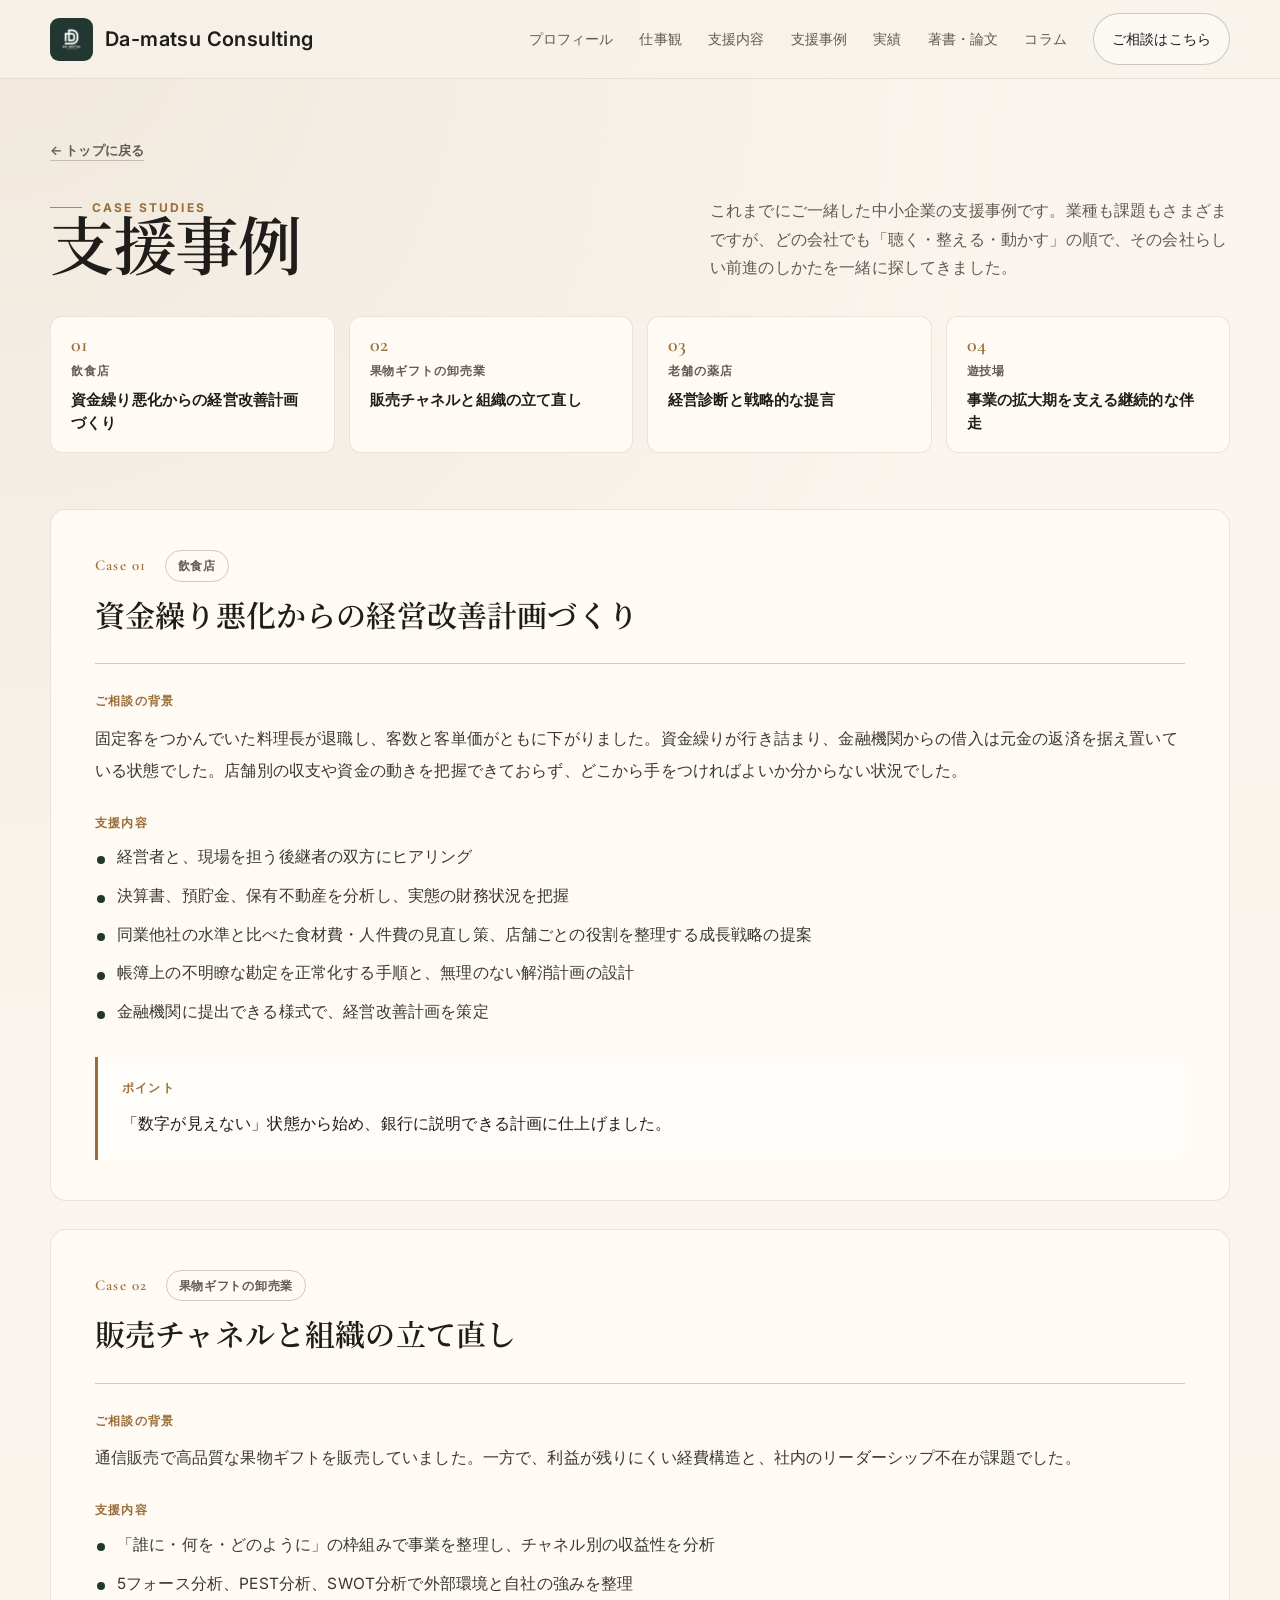
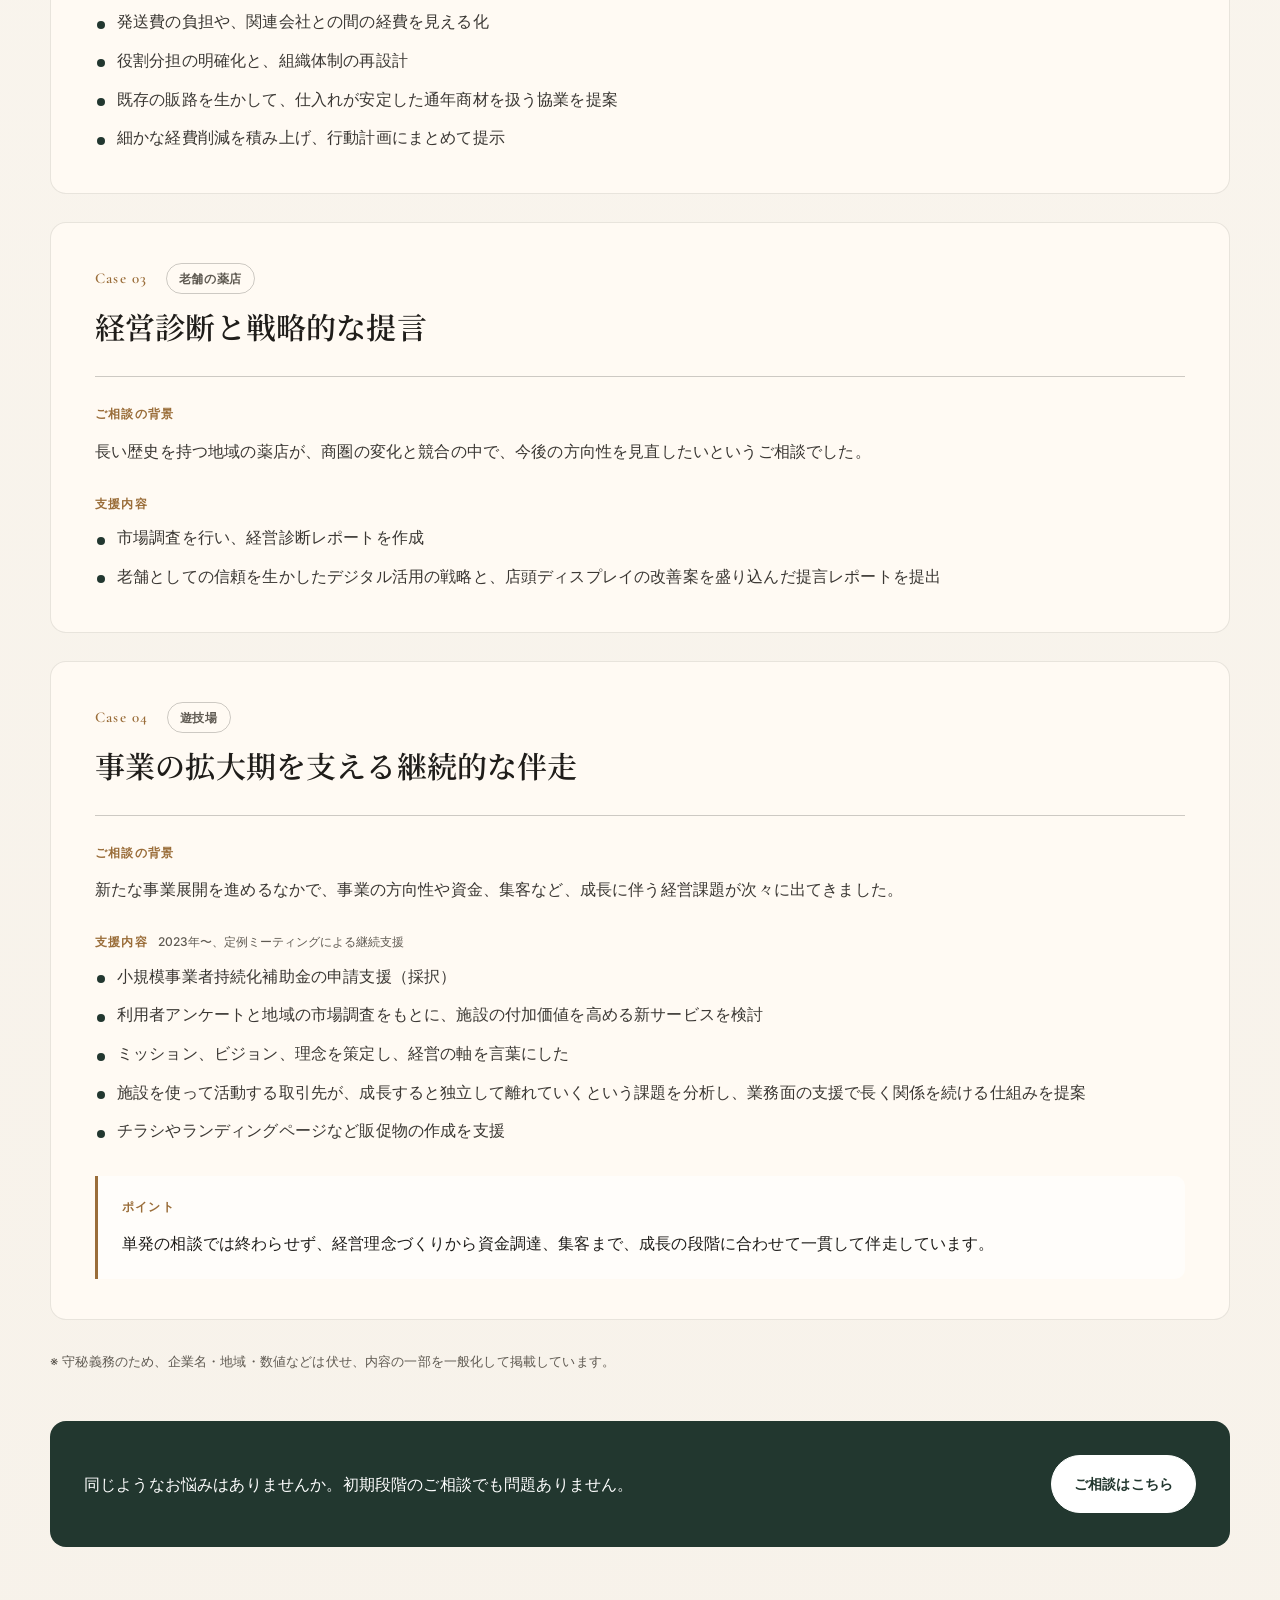
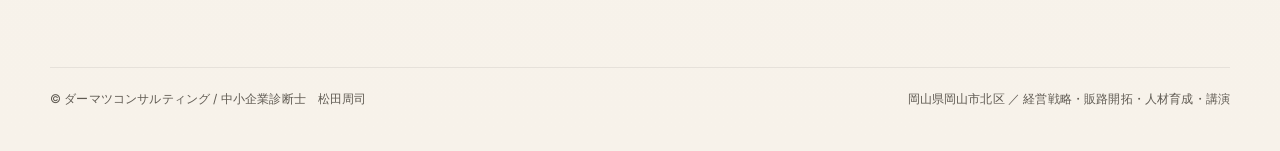
<file: code_sandbox_light_git_bd143990_1787121911/cases.html>
<!DOCTYPE html>
<html lang="ja">
<head>
  <meta charset="UTF-8" />
  <meta name="viewport" content="width=device-width, initial-scale=1.0" />
  <title>支援事例 | 中小企業診断士 松田周司｜ダーマツコンサルティング</title>
  <meta name="description" content="ダーマツコンサルティング 松田周司（中小企業診断士）による中小企業支援の事例。経営改善計画、販売チャネルの見直し、経営診断、継続的な伴走支援などをご紹介します。" />
  <link rel="canonical" href="https://dmtc-biz.com/cases" />
  <link rel="icon" type="image/png" href="images/favicon.png" />
  <link rel="apple-touch-icon" href="images/favicon.png" />
  <meta property="og:type" content="website" />
  <meta property="og:site_name" content="ダーマツコンサルティング" />
  <meta property="og:title" content="支援事例 | 中小企業診断士 松田周司｜ダーマツコンサルティング" />
  <meta property="og:description" content="ダーマツコンサルティング 松田周司（中小企業診断士）による中小企業支援の事例。経営改善計画、販売チャネルの見直し、経営診断、継続的な伴走支援などをご紹介します。" />
  <meta property="og:url" content="https://dmtc-biz.com/cases" />
  <meta property="og:image" content="https://dmtc-biz.com/images/ogp.jpg" />
  <meta property="og:image:width" content="1200" />
  <meta property="og:image:height" content="628" />
  <meta property="og:locale" content="ja_JP" />
  <meta name="twitter:card" content="summary_large_image" />
  <link rel="preconnect" href="https://fonts.googleapis.com">
  <link rel="preconnect" href="https://fonts.gstatic.com" crossorigin>
  <link href="https://fonts.googleapis.com/css2?family=Cormorant+Garamond:wght@400;500;600;700&family=Inter:wght@400;500;600;700&family=Noto+Serif+JP:wght@500;600;700&display=swap" rel="stylesheet">
  <link rel="stylesheet" href="css/column.css" />
</head>
<body>
  <header class="site-header">
    <div class="wrap">
      <a class="brand" href="index.html" aria-label="ダーマツコンサルティング ホーム">
        <img class="brand-mark" src="images/damatsu-logo.png" alt="" aria-hidden="true" style="width: 43px; height: 43px;" />
        <span class="brand-text">
          <span class="ja">Da-matsu Consulting</span>
        </span>
      </a>
      <button class="nav-toggle" id="navToggle" aria-label="メニューを開く" aria-expanded="false" aria-controls="siteNav">
        <span></span>
      </button>
      <nav class="nav" id="siteNav">
        <a href="index.html#profile">プロフィール</a>
        <a href="index.html#philosophy">仕事観</a>
        <a href="index.html#services">支援内容</a>
        <a href="cases.html">支援事例</a>
        <a href="index.html#achievements">実績</a>
        <a href="index.html#publications">著書・論文</a>
        <a href="column.html">コラム</a>
        <a href="index.html#contact" class="cta">ご相談はこちら</a>
      </nav>
    </div>
    <div class="nav-overlay" id="navOverlay"></div>
  </header>

    <main>
    <section class="section cases-area" id="cases" style="padding-top:56px;">
      <div class="wrap">
        <p class="reveal" style="margin-bottom:24px;"><a href="index.html" style="font-size:13px; font-weight:600; color:var(--ink-soft); border-bottom:1px solid var(--line-strong); padding-bottom:2px;">← トップに戻る</a></p>

        <div class="section-head reveal">
          <div>
            <span class="eyebrow">Case Studies</span>
            <h2>支援事例</h2>
          </div>
          <p>これまでにご一緒した中小企業の支援事例です。業種も課題もさまざまですが、どの会社でも「聴く・整える・動かす」の順で、その会社らしい前進のしかたを一緒に探してきました。</p>
        </div>

        <nav class="case-index reveal" aria-label="事例一覧">
          <a href="#case1"><span class="n">01</span><span class="ind">飲食店</span><span class="ttl">資金繰り悪化からの経営改善計画づくり</span></a>
          <a href="#case2"><span class="n">02</span><span class="ind">果物ギフトの卸売業</span><span class="ttl">販売チャネルと組織の立て直し</span></a>
          <a href="#case3"><span class="n">03</span><span class="ind">老舗の薬店</span><span class="ttl">経営診断と戦略的な提言</span></a>
          <a href="#case4"><span class="n">04</span><span class="ind">遊技場</span><span class="ttl">事業の拡大期を支える継続的な伴走</span></a>
        </nav>

        <div class="case-list">
          <article class="case reveal" id="case1">
            <header class="case-head">
              <span class="case-n">Case 01</span>
              <span class="case-ind">飲食店</span>
              <h3>資金繰り悪化からの経営改善計画づくり</h3>
            </header>
            <div class="case-block">
              <span class="k">ご相談の背景</span>
              <p>固定客をつかんでいた料理長が退職し、客数と客単価がともに下がりました。資金繰りが行き詰まり、金融機関からの借入は元金の返済を据え置いている状態でした。店舗別の収支や資金の動きを把握できておらず、どこから手をつければよいか分からない状況でした。</p>
            </div>
            <div class="case-block">
              <span class="k">支援内容</span>
              <ul>
                <li>経営者と、現場を担う後継者の双方にヒアリング</li>
                <li>決算書、預貯金、保有不動産を分析し、実態の財務状況を把握</li>
                <li>同業他社の水準と比べた食材費・人件費の見直し策、店舗ごとの役割を整理する成長戦略の提案</li>
                <li>帳簿上の不明瞭な勘定を正常化する手順と、無理のない解消計画の設計</li>
                <li>金融機関に提出できる様式で、経営改善計画を策定</li>
              </ul>
            </div>
            <div class="case-point">
              <span class="k">ポイント</span>
              <p>「数字が見えない」状態から始め、銀行に説明できる計画に仕上げました。</p>
            </div>
          </article>
          <article class="case reveal" id="case2">
            <header class="case-head">
              <span class="case-n">Case 02</span>
              <span class="case-ind">果物ギフトの卸売業</span>
              <h3>販売チャネルと組織の立て直し</h3>
            </header>
            <div class="case-block">
              <span class="k">ご相談の背景</span>
              <p>通信販売で高品質な果物ギフトを販売していました。一方で、利益が残りにくい経費構造と、社内のリーダーシップ不在が課題でした。</p>
            </div>
            <div class="case-block">
              <span class="k">支援内容</span>
              <ul>
                <li>「誰に・何を・どのように」の枠組みで事業を整理し、チャネル別の収益性を分析</li>
                <li>5フォース分析、PEST分析、SWOT分析で外部環境と自社の強みを整理</li>
                <li>発送費の負担や、関連会社との間の経費を見える化</li>
                <li>役割分担の明確化と、組織体制の再設計</li>
                <li>既存の販路を生かして、仕入れが安定した通年商材を扱う協業を提案</li>
                <li>細かな経費削減を積み上げ、行動計画にまとめて提示</li>
              </ul>
            </div>
          </article>
          <article class="case reveal" id="case3">
            <header class="case-head">
              <span class="case-n">Case 03</span>
              <span class="case-ind">老舗の薬店</span>
              <h3>経営診断と戦略的な提言</h3>
            </header>
            <div class="case-block">
              <span class="k">ご相談の背景</span>
              <p>長い歴史を持つ地域の薬店が、商圏の変化と競合の中で、今後の方向性を見直したいというご相談でした。</p>
            </div>
            <div class="case-block">
              <span class="k">支援内容</span>
              <ul>
                <li>市場調査を行い、経営診断レポートを作成</li>
                <li>老舗としての信頼を生かしたデジタル活用の戦略と、店頭ディスプレイの改善案を盛り込んだ提言レポートを提出</li>
              </ul>
            </div>
          </article>
          <article class="case reveal" id="case4">
            <header class="case-head">
              <span class="case-n">Case 04</span>
              <span class="case-ind">遊技場</span>
              <h3>事業の拡大期を支える継続的な伴走</h3>
            </header>
            <div class="case-block">
              <span class="k">ご相談の背景</span>
              <p>新たな事業展開を進めるなかで、事業の方向性や資金、集客など、成長に伴う経営課題が次々に出てきました。</p>
            </div>
            <div class="case-block">
              <span class="k">支援内容<span class="case-note">2023年〜、定例ミーティングによる継続支援</span></span>
              <ul>
                <li>小規模事業者持続化補助金の申請支援（採択）</li>
                <li>利用者アンケートと地域の市場調査をもとに、施設の付加価値を高める新サービスを検討</li>
                <li>ミッション、ビジョン、理念を策定し、経営の軸を言葉にした</li>
                <li>施設を使って活動する取引先が、成長すると独立して離れていくという課題を分析し、業務面の支援で長く関係を続ける仕組みを提案</li>
                <li>チラシやランディングページなど販促物の作成を支援</li>
              </ul>
            </div>
            <div class="case-point">
              <span class="k">ポイント</span>
              <p>単発の相談では終わらせず、経営理念づくりから資金調達、集客まで、成長の段階に合わせて一貫して伴走しています。</p>
            </div>
          </article>
        </div>

        <p class="case-disclaimer reveal">※ 守秘義務のため、企業名・地域・数値などは伏せ、内容の一部を一般化して掲載しています。</p>

        <div class="case-cta reveal">
          <p>同じようなお悩みはありませんか。初期段階のご相談でも問題ありません。</p>
          <a class="btn btn-primary" href="index.html#contact">ご相談はこちら</a>
        </div>
      </div>
    </section>
</main>

  <footer>
    <div class="wrap footer-inner">
      <span>© ダーマツコンサルティング / <span style="letter-spacing: 0.16px;">中小企業診断士　</span><span style="letter-spacing: 0.01em;">松田周司 </span></span>
      <span>岡山県岡山市北区 ／ 経営戦略・販路開拓・人材育成・講演</span>
    </div>
  </footer>

  <script>
    (() => {
      const toggle = document.getElementById('navToggle');
      const overlay = document.getElementById('navOverlay');
      const nav = document.getElementById('siteNav');
      if (!toggle || !overlay || !nav) return;

      const setOpen = (open) => {
        document.body.classList.toggle('nav-open', open);
        toggle.setAttribute('aria-expanded', open ? 'true' : 'false');
        toggle.setAttribute('aria-label', open ? 'メニューを閉じる' : 'メニューを開く');
      };

      toggle.addEventListener('click', () => {
        setOpen(!document.body.classList.contains('nav-open'));
      });
      overlay.addEventListener('click', () => setOpen(false));
      nav.querySelectorAll('a').forEach(a => a.addEventListener('click', () => setOpen(false)));
      document.addEventListener('keydown', (e) => {
        if (e.key === 'Escape') setOpen(false);
      });
    })();

    const io = new IntersectionObserver((entries) => {
      entries.forEach((entry) => {
        if (entry.isIntersecting) entry.target.classList.add('in-view');
      });
    }, { threshold: 0.12 });
    document.querySelectorAll('.reveal').forEach(el => io.observe(el));

  </script>
</body>
</html>
</file>
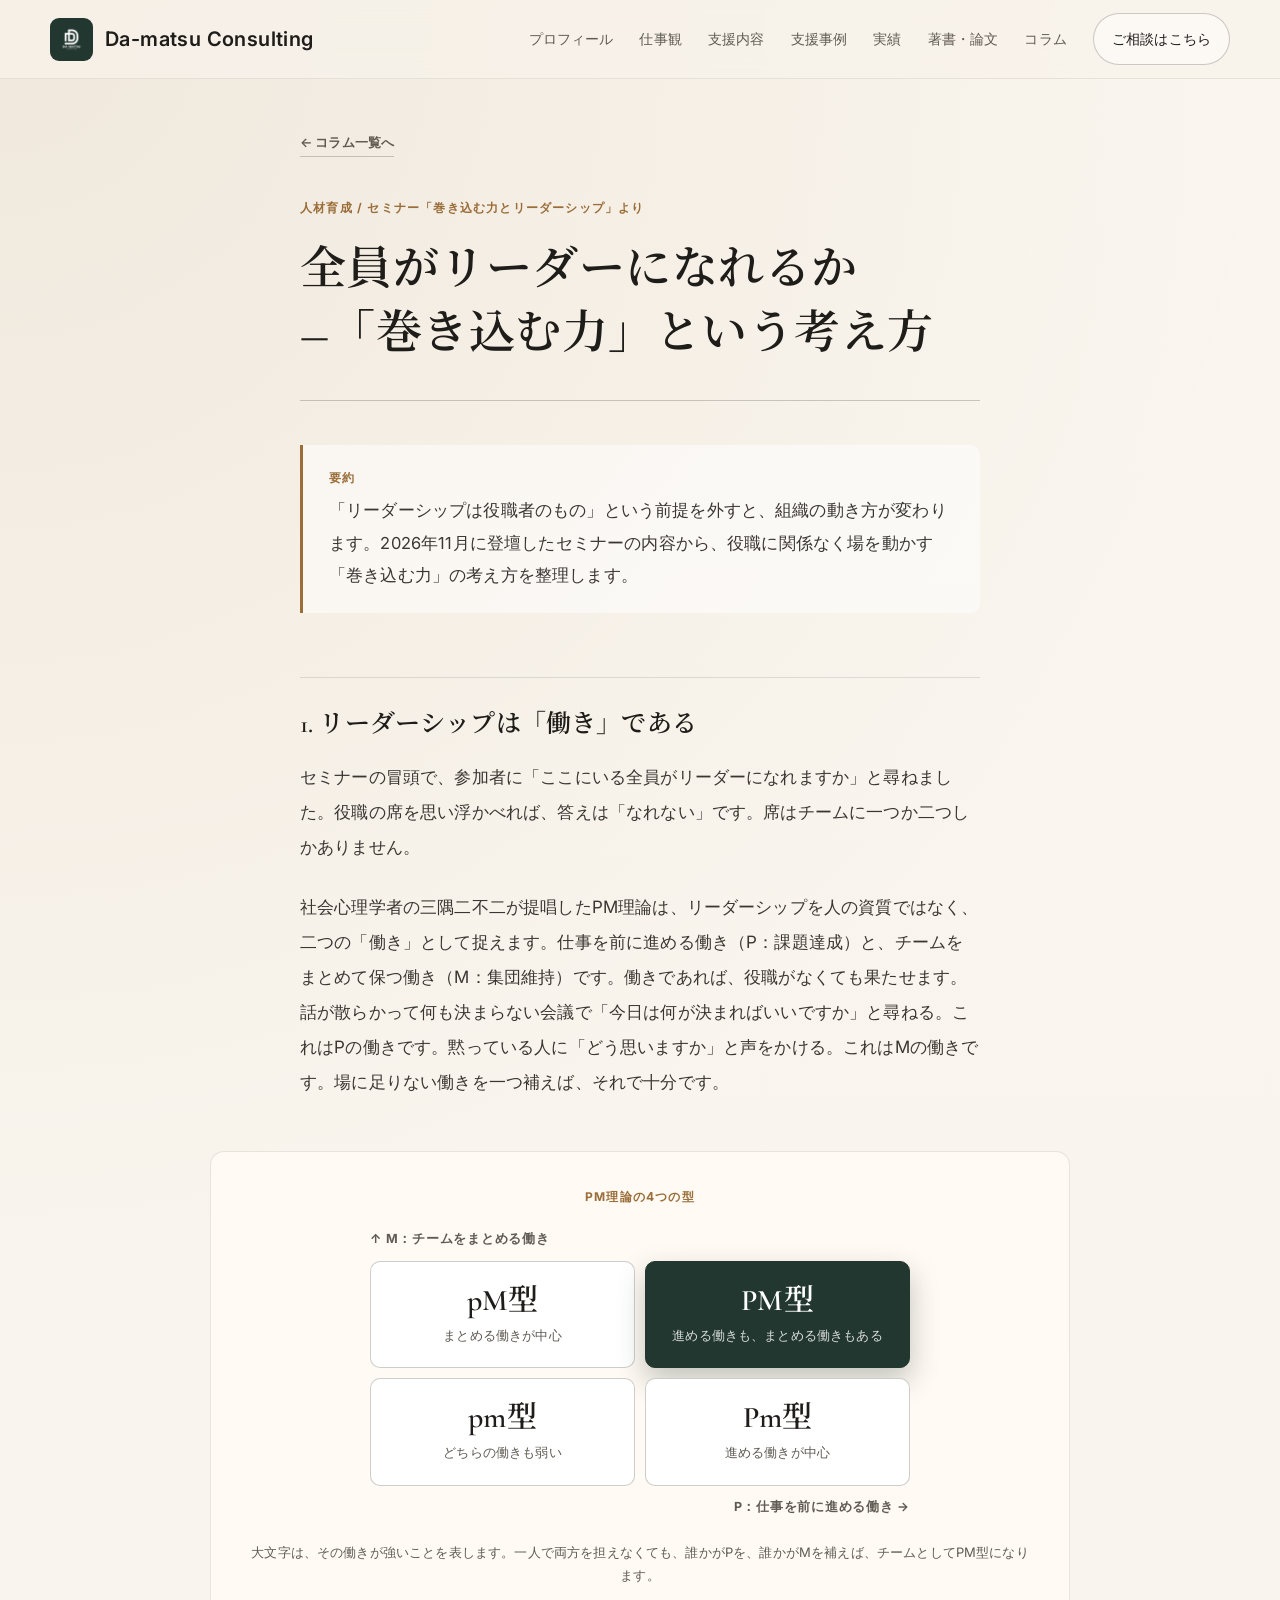
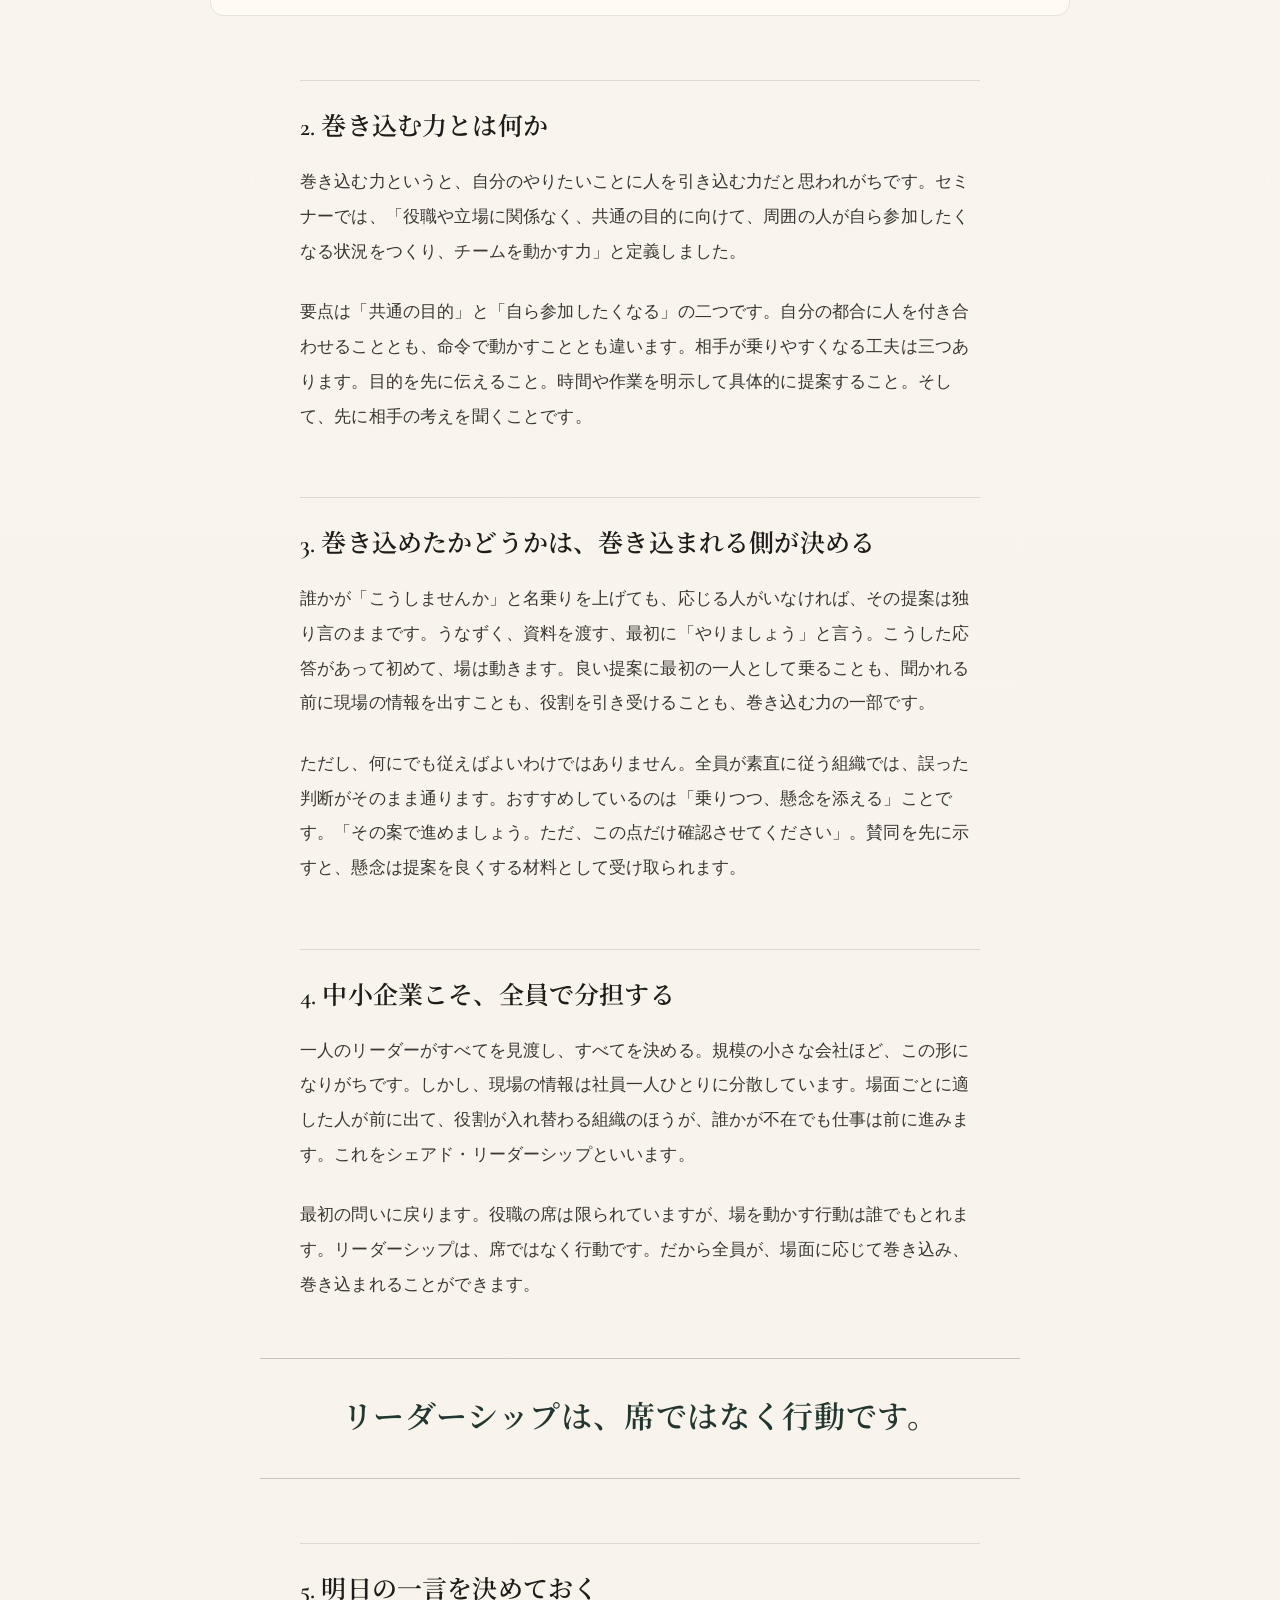
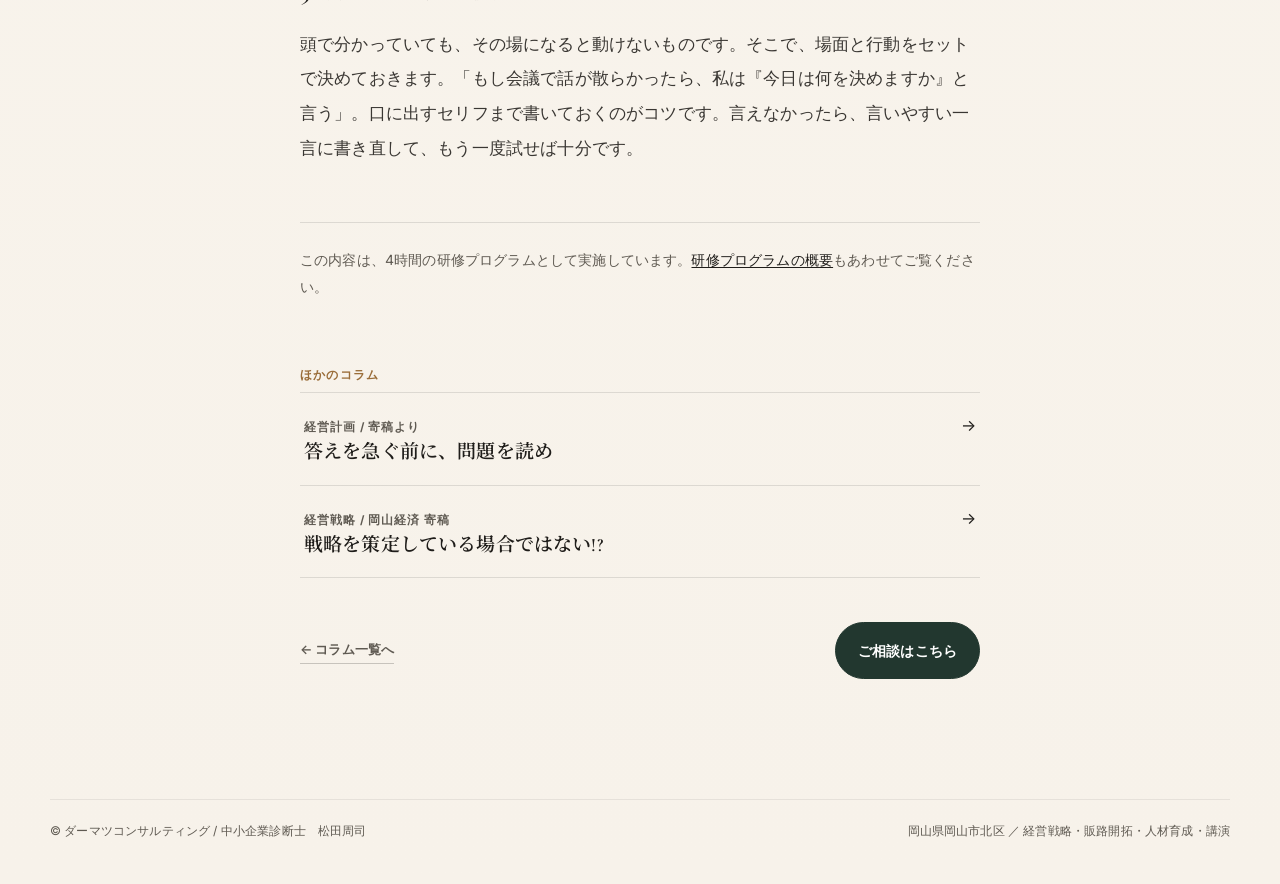
<file: code_sandbox_light_git_bd143990_1787121911/column-makikomi.html>
<!DOCTYPE html>
<html lang="ja">
<head>
  <meta charset="UTF-8" />
  <meta name="viewport" content="width=device-width, initial-scale=1.0" />
  <title>全員がリーダーになれるか ―「巻き込む力」という考え方 | コラム | 中小企業診断士 松田周司｜ダーマツコンサルティング</title>
  <meta name="description" content="「リーダーシップは役職者のもの」という前提を外すと、組織の動き方が変わります。役職に関係なく場を動かす「巻き込む力」の考え方を整理します。" />
  <link rel="canonical" href="https://dmtc-biz.com/column-makikomi" />
  <link rel="icon" type="image/png" href="images/favicon.png" />
  <link rel="apple-touch-icon" href="images/favicon.png" />
  <meta property="og:type" content="article" />
  <meta property="og:site_name" content="ダーマツコンサルティング" />
  <meta property="og:title" content="全員がリーダーになれるか ―「巻き込む力」という考え方 | コラム | 中小企業診断士 松田周司｜ダーマツコンサルティング" />
  <meta property="og:description" content="「リーダーシップは役職者のもの」という前提を外すと、組織の動き方が変わります。役職に関係なく場を動かす「巻き込む力」の考え方を整理します。" />
  <meta property="og:url" content="https://dmtc-biz.com/column-makikomi" />
  <meta property="og:image" content="https://dmtc-biz.com/images/ogp.jpg" />
  <meta property="og:image:width" content="1200" />
  <meta property="og:image:height" content="628" />
  <meta property="og:locale" content="ja_JP" />
  <meta name="twitter:card" content="summary_large_image" />
  <link rel="preconnect" href="https://fonts.googleapis.com">
  <link rel="preconnect" href="https://fonts.gstatic.com" crossorigin>
  <link href="https://fonts.googleapis.com/css2?family=Cormorant+Garamond:wght@400;500;600;700&family=Inter:wght@400;500;600;700&family=Noto+Serif+JP:wght@500;600;700&display=swap" rel="stylesheet">
  <link rel="stylesheet" href="css/column.css" />
</head>
<body>
  <header class="site-header">
    <div class="wrap">
      <a class="brand" href="index.html" aria-label="ダーマツコンサルティング ホーム">
        <img class="brand-mark" src="images/damatsu-logo.png" alt="" aria-hidden="true" style="width: 43px; height: 43px;" />
        <span class="brand-text">
          <span class="ja">Da-matsu Consulting</span>
        </span>
      </a>
      <button class="nav-toggle" id="navToggle" aria-label="メニューを開く" aria-expanded="false" aria-controls="siteNav">
        <span></span>
      </button>
      <nav class="nav" id="siteNav">
        <a href="index.html#profile">プロフィール</a>
        <a href="index.html#philosophy">仕事観</a>
        <a href="index.html#services">支援内容</a>
        <a href="cases.html">支援事例</a>
        <a href="index.html#achievements">実績</a>
        <a href="index.html#publications">著書・論文</a>
        <a href="column.html">コラム</a>
        <a href="index.html#contact" class="cta">ご相談はこちら</a>
      </nav>
    </div>
    <div class="nav-overlay" id="navOverlay"></div>
  </header>

  <main>
    <section class="article-area">
      <div class="wrap">
        <article class="article">
          <a class="article-back" href="column.html">← コラム一覧へ</a>
          <header class="article-head">
            <span class="article-cat">人材育成 / セミナー「巻き込む力とリーダーシップ」より</span>
            <h1>全員がリーダーになれるか<br>―「巻き込む力」という考え方</h1>
          </header>
          <div class="article-body">
            <div class="article-lead"><span class="k">要約</span><p>「リーダーシップは役職者のもの」という前提を外すと、組織の動き方が変わります。2026年11月に登壇したセミナーの内容から、役職に関係なく場を動かす「巻き込む力」の考え方を整理します。</p></div>
            <h2>1. リーダーシップは「働き」である</h2>
            <p>セミナーの冒頭で、参加者に「ここにいる全員がリーダーになれますか」と尋ねました。役職の席を思い浮かべれば、答えは「なれない」です。席はチームに一つか二つしかありません。</p>
            <p>社会心理学者の三隅二不二が提唱したPM理論は、リーダーシップを人の資質ではなく、二つの「働き」として捉えます。仕事を前に進める働き（P：課題達成）と、チームをまとめて保つ働き（M：集団維持）です。働きであれば、役職がなくても果たせます。話が散らかって何も決まらない会議で「今日は何が決まればいいですか」と尋ねる。これはPの働きです。黙っている人に「どう思いますか」と声をかける。これはMの働きです。場に足りない働きを一つ補えば、それで十分です。</p>
            <figure class="fig">
              <div class="fig-title">PM理論の4つの型</div>
              <div class="pm">
                <div class="pm-y">↑ M：チームをまとめる働き</div>
                <div class="pm-grid">
                  <div class="pm-cell"><b>pM型</b><span>まとめる働きが中心</span></div>
                  <div class="pm-cell key"><b>PM型</b><span>進める働きも、まとめる働きもある</span></div>
                  <div class="pm-cell"><b>pm型</b><span>どちらの働きも弱い</span></div>
                  <div class="pm-cell"><b>Pm型</b><span>進める働きが中心</span></div>
                </div>
                <div class="pm-x">P：仕事を前に進める働き →</div>
              </div>
              <figcaption>大文字は、その働きが強いことを表します。一人で両方を担えなくても、誰かがPを、誰かがMを補えば、チームとしてPM型になります。</figcaption>
            </figure>
            <h2>2. 巻き込む力とは何か</h2>
            <p>巻き込む力というと、自分のやりたいことに人を引き込む力だと思われがちです。セミナーでは、「役職や立場に関係なく、共通の目的に向けて、周囲の人が自ら参加したくなる状況をつくり、チームを動かす力」と定義しました。</p>
            <p>要点は「共通の目的」と「自ら参加したくなる」の二つです。自分の都合に人を付き合わせることとも、命令で動かすこととも違います。相手が乗りやすくなる工夫は三つあります。目的を先に伝えること。時間や作業を明示して具体的に提案すること。そして、先に相手の考えを聞くことです。</p>
            <h2>3. 巻き込めたかどうかは、巻き込まれる側が決める</h2>
            <p>誰かが「こうしませんか」と名乗りを上げても、応じる人がいなければ、その提案は独り言のままです。うなずく、資料を渡す、最初に「やりましょう」と言う。こうした応答があって初めて、場は動きます。良い提案に最初の一人として乗ることも、聞かれる前に現場の情報を出すことも、役割を引き受けることも、巻き込む力の一部です。</p>
            <p>ただし、何にでも従えばよいわけではありません。全員が素直に従う組織では、誤った判断がそのまま通ります。おすすめしているのは「乗りつつ、懸念を添える」ことです。「その案で進めましょう。ただ、この点だけ確認させてください」。賛同を先に示すと、懸念は提案を良くする材料として受け取られます。</p>
            <h2>4. 中小企業こそ、全員で分担する</h2>
            <p>一人のリーダーがすべてを見渡し、すべてを決める。規模の小さな会社ほど、この形になりがちです。しかし、現場の情報は社員一人ひとりに分散しています。場面ごとに適した人が前に出て、役割が入れ替わる組織のほうが、誰かが不在でも仕事は前に進みます。これをシェアド・リーダーシップといいます。</p>
            <p>最初の問いに戻ります。役職の席は限られていますが、場を動かす行動は誰でもとれます。リーダーシップは、席ではなく行動です。だから全員が、場面に応じて巻き込み、巻き込まれることができます。</p>
            <blockquote class="pullquote"><p>リーダーシップは、席ではなく行動です。</p></blockquote>
            <h2>5. 明日の一言を決めておく</h2>
            <p>頭で分かっていても、その場になると動けないものです。そこで、場面と行動をセットで決めておきます。「もし会議で話が散らかったら、私は『今日は何を決めますか』と言う」。口に出すセリフまで書いておくのがコツです。言えなかったら、言いやすい一言に書き直して、もう一度試せば十分です。</p>
          </div>
          <p class="article-note">この内容は、4時間の研修プログラムとして実施しています。<a href="index.html#program">研修プログラムの概要</a>もあわせてご覧ください。</p>

          <div class="article-others">
            <div class="k">ほかのコラム</div>
            <a class="row" href="column-mondai.html"><span class="ttl"><span class="cat">経営計画 / 寄稿より</span>答えを急ぐ前に、問題を読め</span><span aria-hidden="true">→</span></a>
            <a class="row" href="column-senryaku.html"><span class="ttl"><span class="cat">経営戦略 / 岡山経済 寄稿</span>戦略を策定している場合ではない!?</span><span aria-hidden="true">→</span></a>
          </div>
          <div class="article-foot">
            <a class="article-back" href="column.html">← コラム一覧へ</a>
            <a class="btn btn-primary" href="index.html#contact">ご相談はこちら</a>
          </div>
        </article>
      </div>
    </section>
  </main>

  <footer>
    <div class="wrap footer-inner">
      <span>© ダーマツコンサルティング / <span style="letter-spacing: 0.16px;">中小企業診断士　</span><span style="letter-spacing: 0.01em;">松田周司 </span></span>
      <span>岡山県岡山市北区 ／ 経営戦略・販路開拓・人材育成・講演</span>
    </div>
  </footer>

  <script>
    (() => {
      const toggle = document.getElementById('navToggle');
      const overlay = document.getElementById('navOverlay');
      const nav = document.getElementById('siteNav');
      if (!toggle || !overlay || !nav) return;

      const setOpen = (open) => {
        document.body.classList.toggle('nav-open', open);
        toggle.setAttribute('aria-expanded', open ? 'true' : 'false');
        toggle.setAttribute('aria-label', open ? 'メニューを閉じる' : 'メニューを開く');
      };

      toggle.addEventListener('click', () => {
        setOpen(!document.body.classList.contains('nav-open'));
      });
      overlay.addEventListener('click', () => setOpen(false));
      nav.querySelectorAll('a').forEach(a => a.addEventListener('click', () => setOpen(false)));
      document.addEventListener('keydown', (e) => {
        if (e.key === 'Escape') setOpen(false);
      });
    })();

    const io = new IntersectionObserver((entries) => {
      entries.forEach((entry) => {
        if (entry.isIntersecting) entry.target.classList.add('in-view');
      });
    }, { threshold: 0.12 });
    document.querySelectorAll('.reveal').forEach(el => io.observe(el));

    // noteの最新記事（RSSをNetlifyの転送機能 /note-rss 経由で取得）。取得できない場合は欄ごと非表示のまま。
    (async () => {
      const feed = document.getElementById('noteFeed');
      const grid = document.getElementById('noteGrid');
      if (!feed || !grid) return;
      const MAX_ITEMS = 6;
      try {
        const res = await fetch('/note-rss', { cache: 'no-store' });
        if (!res.ok) return;
        const xml = new DOMParser().parseFromString(await res.text(), 'text/xml');
        if (xml.querySelector('parsererror')) return;
        const text = (el, tag) => {
          const n = el.getElementsByTagName(tag)[0];
          return n ? n.textContent.trim() : '';
        };
        const items = Array.from(xml.getElementsByTagName('item')).slice(0, MAX_ITEMS);
        items.forEach((item) => {
          const link = text(item, 'link');
          const title = text(item, 'title');
          if (!title || !/^https:\/\/note\.com\//.test(link)) return;

          const card = document.createElement('a');
          card.className = 'note-card';
          card.href = link;
          card.target = '_blank';
          card.rel = 'noopener';

          const thumb = text(item, 'media:thumbnail');
          if (/^https:\/\//.test(thumb)) {
            const img = document.createElement('img');
            img.className = 'note-thumb';
            img.src = thumb;
            img.alt = '';
            img.loading = 'lazy';
            img.addEventListener('error', () => img.remove());
            card.appendChild(img);
          }

          const body = document.createElement('div');
          body.className = 'note-card-body';

          const d = new Date(text(item, 'pubDate'));
          if (!isNaN(d)) {
            const date = document.createElement('span');
            date.className = 'note-date';
            date.textContent = d.getFullYear() + '.' + String(d.getMonth() + 1).padStart(2, '0') + '.' + String(d.getDate()).padStart(2, '0');
            body.appendChild(date);
          }

          const h = document.createElement('span');
          h.className = 'note-title';
          h.textContent = title;
          body.appendChild(h);

          const plain = (new DOMParser().parseFromString(text(item, 'description'), 'text/html').body.textContent || '')
            .replace(/続きをみる\s*$/, '').replace(/\s+/g, ' ').trim();
          if (plain) {
            const ex = document.createElement('span');
            ex.className = 'note-excerpt';
            ex.textContent = plain;
            body.appendChild(ex);
          }

          card.appendChild(body);
          grid.appendChild(card);
        });
        if (grid.children.length) feed.hidden = false;
      } catch (e) {
        /* 取得に失敗した場合は何も表示しない */
      }
    })();
  </script>
</body>
</html>
</file>
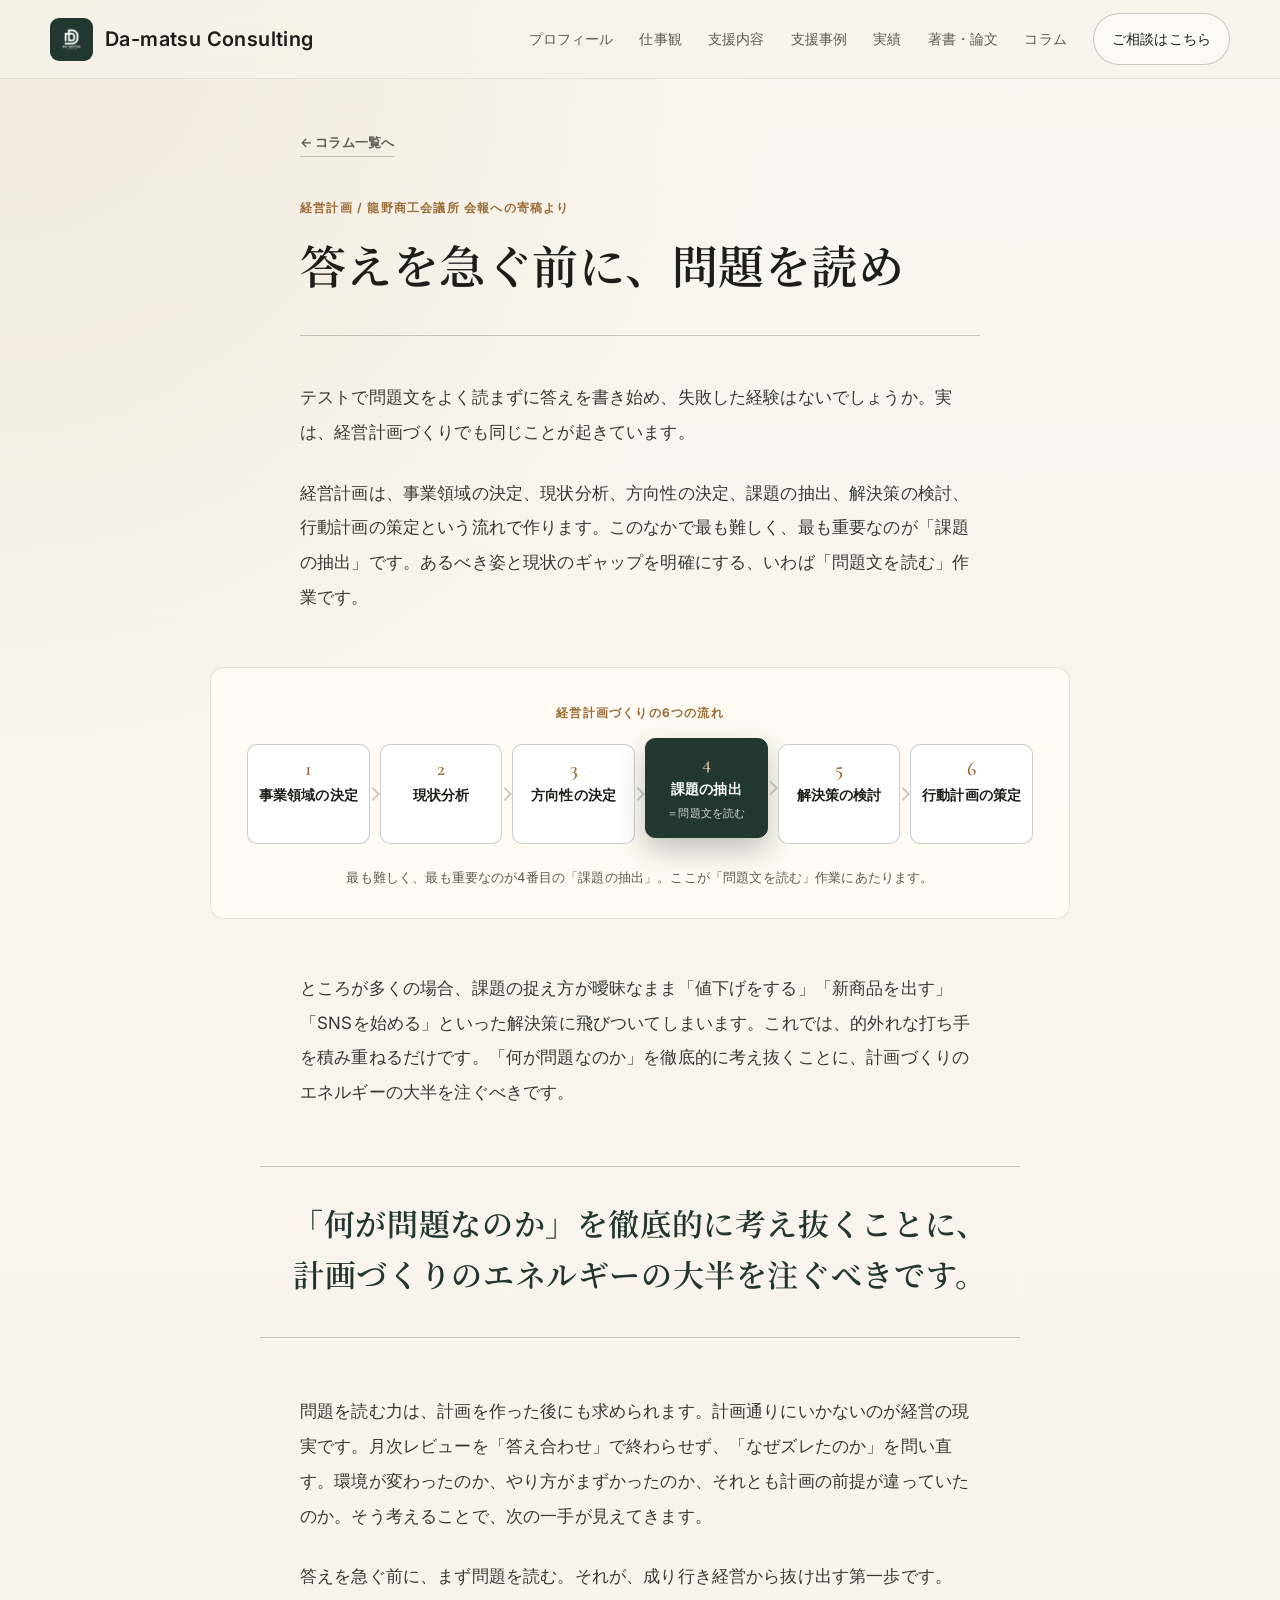
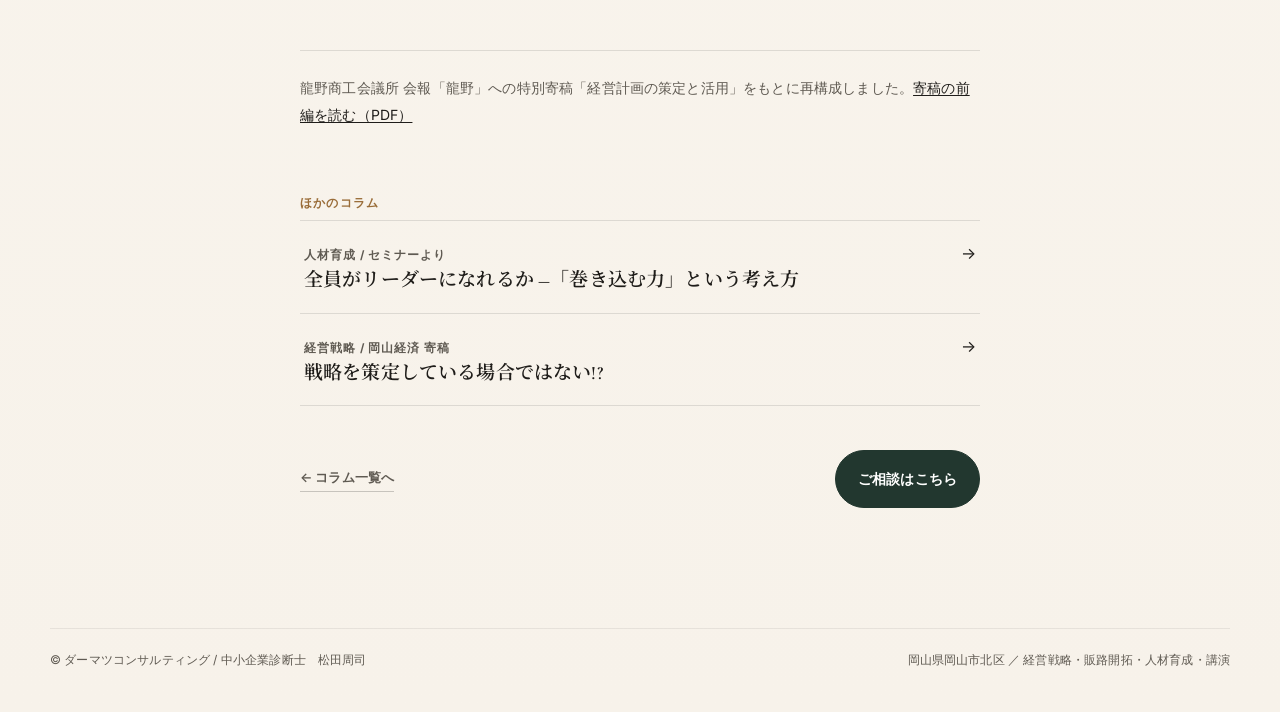
<file: code_sandbox_light_git_bd143990_1787121911/column-mondai.html>
<!DOCTYPE html>
<html lang="ja">
<head>
  <meta charset="UTF-8" />
  <meta name="viewport" content="width=device-width, initial-scale=1.0" />
  <title>答えを急ぐ前に、問題を読め | コラム | 中小企業診断士 松田周司｜ダーマツコンサルティング</title>
  <meta name="description" content="テストで問題文をよく読まずに答えを書き始め、失敗した経験はないでしょうか。実は、経営計画づくりでも同じことが起きています。" />
  <link rel="canonical" href="https://dmtc-biz.com/column-mondai" />
  <link rel="icon" type="image/png" href="images/favicon.png" />
  <link rel="apple-touch-icon" href="images/favicon.png" />
  <meta property="og:type" content="article" />
  <meta property="og:site_name" content="ダーマツコンサルティング" />
  <meta property="og:title" content="答えを急ぐ前に、問題を読め | コラム | 中小企業診断士 松田周司｜ダーマツコンサルティング" />
  <meta property="og:description" content="テストで問題文をよく読まずに答えを書き始め、失敗した経験はないでしょうか。実は、経営計画づくりでも同じことが起きています。" />
  <meta property="og:url" content="https://dmtc-biz.com/column-mondai" />
  <meta property="og:image" content="https://dmtc-biz.com/images/ogp.jpg" />
  <meta property="og:image:width" content="1200" />
  <meta property="og:image:height" content="628" />
  <meta property="og:locale" content="ja_JP" />
  <meta name="twitter:card" content="summary_large_image" />
  <link rel="preconnect" href="https://fonts.googleapis.com">
  <link rel="preconnect" href="https://fonts.gstatic.com" crossorigin>
  <link href="https://fonts.googleapis.com/css2?family=Cormorant+Garamond:wght@400;500;600;700&family=Inter:wght@400;500;600;700&family=Noto+Serif+JP:wght@500;600;700&display=swap" rel="stylesheet">
  <link rel="stylesheet" href="css/column.css" />
</head>
<body>
  <header class="site-header">
    <div class="wrap">
      <a class="brand" href="index.html" aria-label="ダーマツコンサルティング ホーム">
        <img class="brand-mark" src="images/damatsu-logo.png" alt="" aria-hidden="true" style="width: 43px; height: 43px;" />
        <span class="brand-text">
          <span class="ja">Da-matsu Consulting</span>
        </span>
      </a>
      <button class="nav-toggle" id="navToggle" aria-label="メニューを開く" aria-expanded="false" aria-controls="siteNav">
        <span></span>
      </button>
      <nav class="nav" id="siteNav">
        <a href="index.html#profile">プロフィール</a>
        <a href="index.html#philosophy">仕事観</a>
        <a href="index.html#services">支援内容</a>
        <a href="cases.html">支援事例</a>
        <a href="index.html#achievements">実績</a>
        <a href="index.html#publications">著書・論文</a>
        <a href="column.html">コラム</a>
        <a href="index.html#contact" class="cta">ご相談はこちら</a>
      </nav>
    </div>
    <div class="nav-overlay" id="navOverlay"></div>
  </header>

  <main>
    <section class="article-area">
      <div class="wrap">
        <article class="article">
          <a class="article-back" href="column.html">← コラム一覧へ</a>
          <header class="article-head">
            <span class="article-cat">経営計画 / 龍野商工会議所 会報への寄稿より</span>
            <h1>答えを急ぐ前に、問題を読め</h1>
          </header>
          <div class="article-body">
            <p>テストで問題文をよく読まずに答えを書き始め、失敗した経験はないでしょうか。実は、経営計画づくりでも同じことが起きています。</p>
            <p>経営計画は、事業領域の決定、現状分析、方向性の決定、課題の抽出、解決策の検討、行動計画の策定という流れで作ります。このなかで最も難しく、最も重要なのが「課題の抽出」です。あるべき姿と現状のギャップを明確にする、いわば「問題文を読む」作業です。</p>
            <figure class="fig">
              <div class="fig-title">経営計画づくりの6つの流れ</div>
              <ol class="flow">
                <li>事業領域の決定</li>
                <li>現状分析</li>
                <li>方向性の決定</li>
                <li class="key">課題の抽出<small>＝問題文を読む</small></li>
                <li>解決策の検討</li>
                <li>行動計画の策定</li>
              </ol>
              <figcaption>最も難しく、最も重要なのが4番目の「課題の抽出」。ここが「問題文を読む」作業にあたります。</figcaption>
            </figure>
            <p>ところが多くの場合、課題の捉え方が曖昧なまま「値下げをする」「新商品を出す」「SNSを始める」といった解決策に飛びついてしまいます。これでは、的外れな打ち手を積み重ねるだけです。「何が問題なのか」を徹底的に考え抜くことに、計画づくりのエネルギーの大半を注ぐべきです。</p>
            <blockquote class="pullquote"><p>「何が問題なのか」を徹底的に考え抜くことに、<br>計画づくりのエネルギーの大半を注ぐべきです。</p></blockquote>
            <p>問題を読む力は、計画を作った後にも求められます。計画通りにいかないのが経営の現実です。月次レビューを「答え合わせ」で終わらせず、「なぜズレたのか」を問い直す。環境が変わったのか、やり方がまずかったのか、それとも計画の前提が違っていたのか。そう考えることで、次の一手が見えてきます。</p>
            <p>答えを急ぐ前に、まず問題を読む。それが、成り行き経営から抜け出す第一歩です。</p>
          </div>
          <p class="article-note">龍野商工会議所 会報「龍野」への特別寄稿「経営計画の策定と活用」をもとに再構成しました。<a href="pdf/tatsuno-cci-202611-keiei-keikaku-1.pdf" target="_blank" rel="noopener">寄稿の前編を読む（PDF）</a></p>

          <div class="article-others">
            <div class="k">ほかのコラム</div>
            <a class="row" href="column-makikomi.html"><span class="ttl"><span class="cat">人材育成 / セミナーより</span>全員がリーダーになれるか ―「巻き込む力」という考え方</span><span aria-hidden="true">→</span></a>
            <a class="row" href="column-senryaku.html"><span class="ttl"><span class="cat">経営戦略 / 岡山経済 寄稿</span>戦略を策定している場合ではない!?</span><span aria-hidden="true">→</span></a>
          </div>
          <div class="article-foot">
            <a class="article-back" href="column.html">← コラム一覧へ</a>
            <a class="btn btn-primary" href="index.html#contact">ご相談はこちら</a>
          </div>
        </article>
      </div>
    </section>
  </main>

  <footer>
    <div class="wrap footer-inner">
      <span>© ダーマツコンサルティング / <span style="letter-spacing: 0.16px;">中小企業診断士　</span><span style="letter-spacing: 0.01em;">松田周司 </span></span>
      <span>岡山県岡山市北区 ／ 経営戦略・販路開拓・人材育成・講演</span>
    </div>
  </footer>

  <script>
    (() => {
      const toggle = document.getElementById('navToggle');
      const overlay = document.getElementById('navOverlay');
      const nav = document.getElementById('siteNav');
      if (!toggle || !overlay || !nav) return;

      const setOpen = (open) => {
        document.body.classList.toggle('nav-open', open);
        toggle.setAttribute('aria-expanded', open ? 'true' : 'false');
        toggle.setAttribute('aria-label', open ? 'メニューを閉じる' : 'メニューを開く');
      };

      toggle.addEventListener('click', () => {
        setOpen(!document.body.classList.contains('nav-open'));
      });
      overlay.addEventListener('click', () => setOpen(false));
      nav.querySelectorAll('a').forEach(a => a.addEventListener('click', () => setOpen(false)));
      document.addEventListener('keydown', (e) => {
        if (e.key === 'Escape') setOpen(false);
      });
    })();

    const io = new IntersectionObserver((entries) => {
      entries.forEach((entry) => {
        if (entry.isIntersecting) entry.target.classList.add('in-view');
      });
    }, { threshold: 0.12 });
    document.querySelectorAll('.reveal').forEach(el => io.observe(el));

    // noteの最新記事（RSSをNetlifyの転送機能 /note-rss 経由で取得）。取得できない場合は欄ごと非表示のまま。
    (async () => {
      const feed = document.getElementById('noteFeed');
      const grid = document.getElementById('noteGrid');
      if (!feed || !grid) return;
      const MAX_ITEMS = 6;
      try {
        const res = await fetch('/note-rss', { cache: 'no-store' });
        if (!res.ok) return;
        const xml = new DOMParser().parseFromString(await res.text(), 'text/xml');
        if (xml.querySelector('parsererror')) return;
        const text = (el, tag) => {
          const n = el.getElementsByTagName(tag)[0];
          return n ? n.textContent.trim() : '';
        };
        const items = Array.from(xml.getElementsByTagName('item')).slice(0, MAX_ITEMS);
        items.forEach((item) => {
          const link = text(item, 'link');
          const title = text(item, 'title');
          if (!title || !/^https:\/\/note\.com\//.test(link)) return;

          const card = document.createElement('a');
          card.className = 'note-card';
          card.href = link;
          card.target = '_blank';
          card.rel = 'noopener';

          const thumb = text(item, 'media:thumbnail');
          if (/^https:\/\//.test(thumb)) {
            const img = document.createElement('img');
            img.className = 'note-thumb';
            img.src = thumb;
            img.alt = '';
            img.loading = 'lazy';
            img.addEventListener('error', () => img.remove());
            card.appendChild(img);
          }

          const body = document.createElement('div');
          body.className = 'note-card-body';

          const d = new Date(text(item, 'pubDate'));
          if (!isNaN(d)) {
            const date = document.createElement('span');
            date.className = 'note-date';
            date.textContent = d.getFullYear() + '.' + String(d.getMonth() + 1).padStart(2, '0') + '.' + String(d.getDate()).padStart(2, '0');
            body.appendChild(date);
          }

          const h = document.createElement('span');
          h.className = 'note-title';
          h.textContent = title;
          body.appendChild(h);

          const plain = (new DOMParser().parseFromString(text(item, 'description'), 'text/html').body.textContent || '')
            .replace(/続きをみる\s*$/, '').replace(/\s+/g, ' ').trim();
          if (plain) {
            const ex = document.createElement('span');
            ex.className = 'note-excerpt';
            ex.textContent = plain;
            body.appendChild(ex);
          }

          card.appendChild(body);
          grid.appendChild(card);
        });
        if (grid.children.length) feed.hidden = false;
      } catch (e) {
        /* 取得に失敗した場合は何も表示しない */
      }
    })();
  </script>
</body>
</html>
</file>
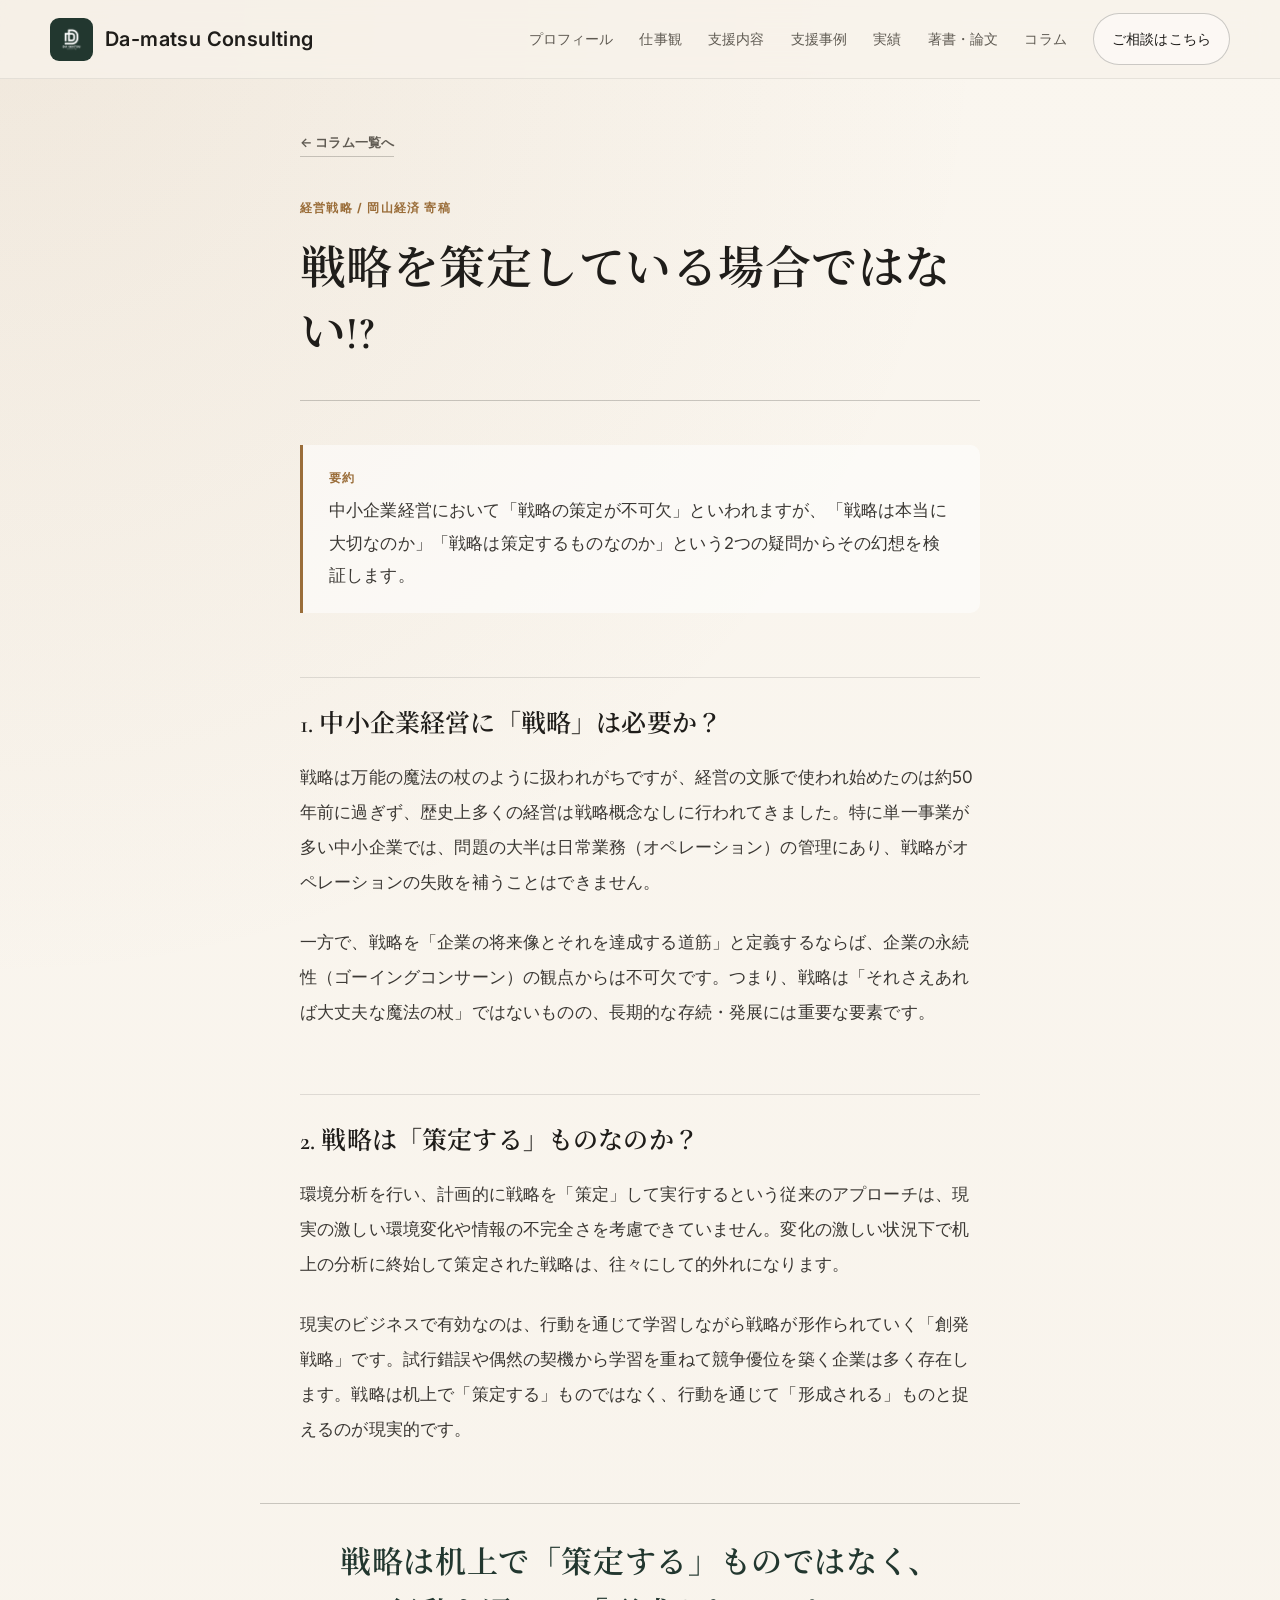
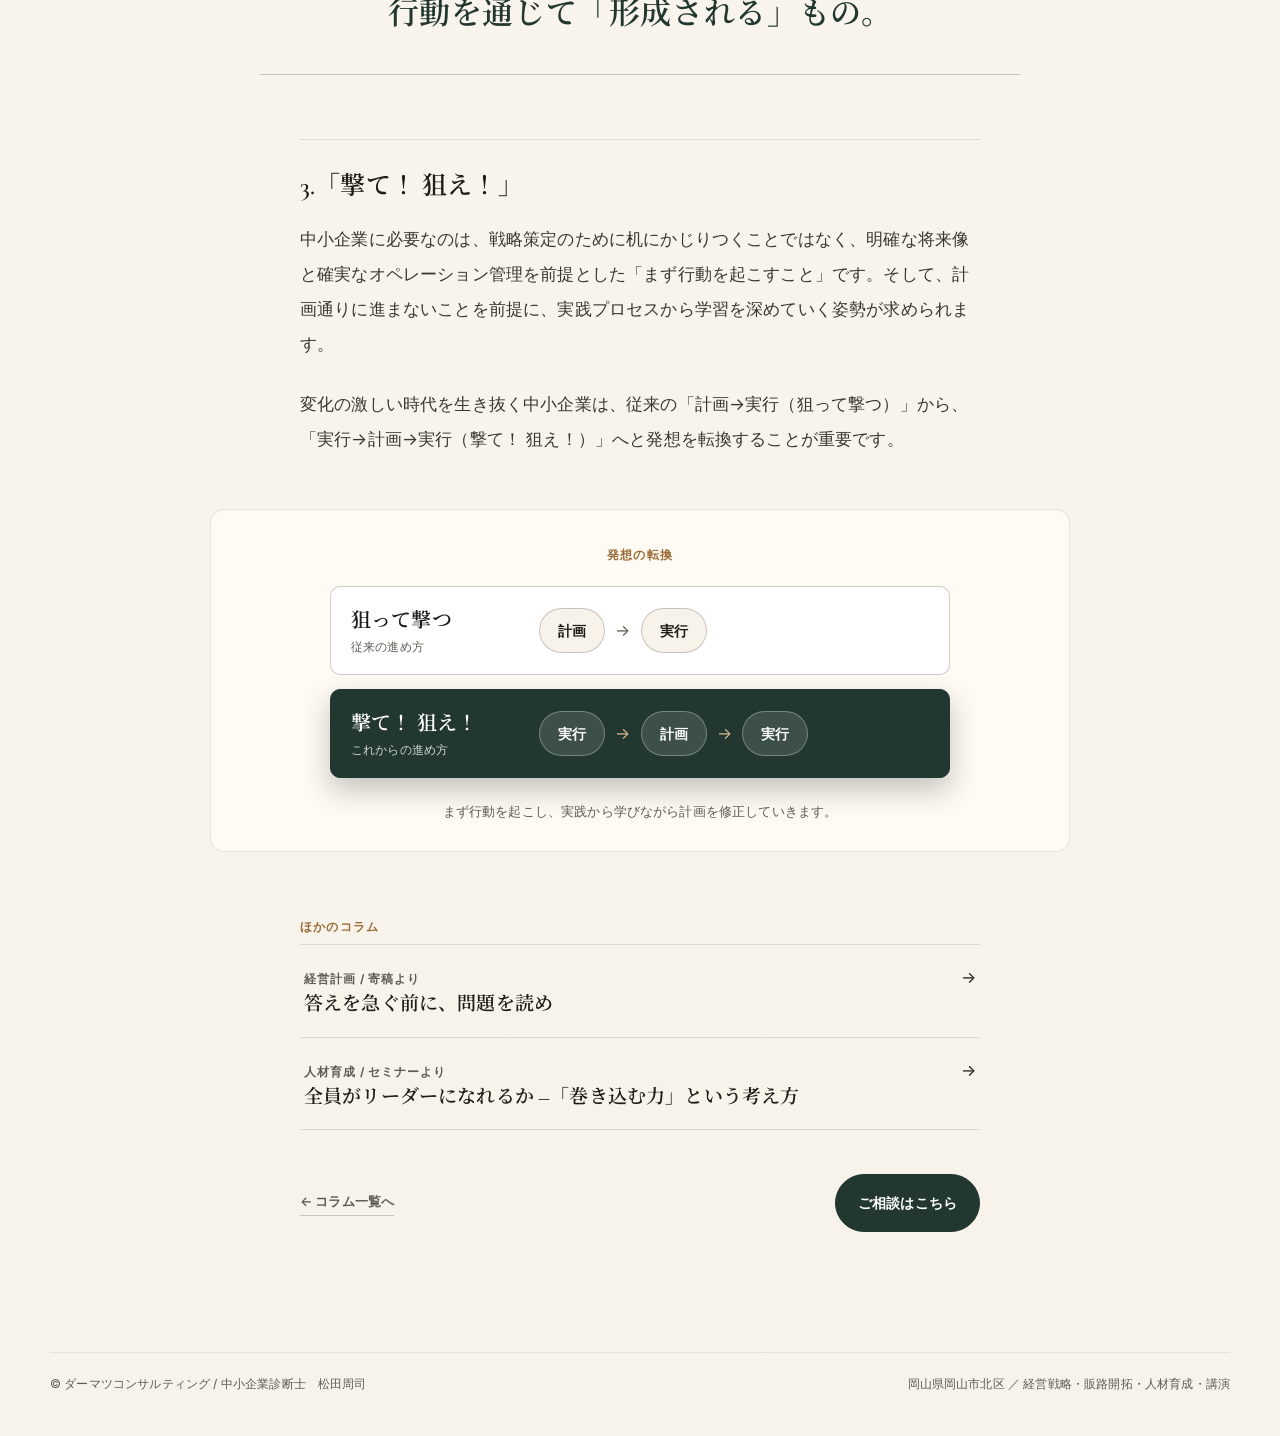
<file: code_sandbox_light_git_bd143990_1787121911/column-senryaku.html>
<!DOCTYPE html>
<html lang="ja">
<head>
  <meta charset="UTF-8" />
  <meta name="viewport" content="width=device-width, initial-scale=1.0" />
  <title>戦略を策定している場合ではない!? | コラム | 中小企業診断士 松田周司｜ダーマツコンサルティング</title>
  <meta name="description" content="中小企業経営において「戦略の策定が不可欠」といわれますが、「戦略は本当に大切なのか」「戦略は策定するものなのか」という2つの疑問からその幻想を検証します。" />
  <link rel="canonical" href="https://dmtc-biz.com/column-senryaku" />
  <link rel="icon" type="image/png" href="images/favicon.png" />
  <link rel="apple-touch-icon" href="images/favicon.png" />
  <meta property="og:type" content="article" />
  <meta property="og:site_name" content="ダーマツコンサルティング" />
  <meta property="og:title" content="戦略を策定している場合ではない!? | コラム | 中小企業診断士 松田周司｜ダーマツコンサルティング" />
  <meta property="og:description" content="中小企業経営において「戦略の策定が不可欠」といわれますが、「戦略は本当に大切なのか」「戦略は策定するものなのか」という2つの疑問からその幻想を検証します。" />
  <meta property="og:url" content="https://dmtc-biz.com/column-senryaku" />
  <meta property="og:image" content="https://dmtc-biz.com/images/ogp.jpg" />
  <meta property="og:image:width" content="1200" />
  <meta property="og:image:height" content="628" />
  <meta property="og:locale" content="ja_JP" />
  <meta name="twitter:card" content="summary_large_image" />
  <link rel="preconnect" href="https://fonts.googleapis.com">
  <link rel="preconnect" href="https://fonts.gstatic.com" crossorigin>
  <link href="https://fonts.googleapis.com/css2?family=Cormorant+Garamond:wght@400;500;600;700&family=Inter:wght@400;500;600;700&family=Noto+Serif+JP:wght@500;600;700&display=swap" rel="stylesheet">
  <link rel="stylesheet" href="css/column.css" />
</head>
<body>
  <header class="site-header">
    <div class="wrap">
      <a class="brand" href="index.html" aria-label="ダーマツコンサルティング ホーム">
        <img class="brand-mark" src="images/damatsu-logo.png" alt="" aria-hidden="true" style="width: 43px; height: 43px;" />
        <span class="brand-text">
          <span class="ja">Da-matsu Consulting</span>
        </span>
      </a>
      <button class="nav-toggle" id="navToggle" aria-label="メニューを開く" aria-expanded="false" aria-controls="siteNav">
        <span></span>
      </button>
      <nav class="nav" id="siteNav">
        <a href="index.html#profile">プロフィール</a>
        <a href="index.html#philosophy">仕事観</a>
        <a href="index.html#services">支援内容</a>
        <a href="cases.html">支援事例</a>
        <a href="index.html#achievements">実績</a>
        <a href="index.html#publications">著書・論文</a>
        <a href="column.html">コラム</a>
        <a href="index.html#contact" class="cta">ご相談はこちら</a>
      </nav>
    </div>
    <div class="nav-overlay" id="navOverlay"></div>
  </header>

  <main>
    <section class="article-area">
      <div class="wrap">
        <article class="article">
          <a class="article-back" href="column.html">← コラム一覧へ</a>
          <header class="article-head">
            <span class="article-cat">経営戦略 / 岡山経済 寄稿</span>
            <h1>戦略を策定している場合ではない!?</h1>
          </header>
          <div class="article-body">
            <div class="article-lead"><span class="k">要約</span><p>中小企業経営において「戦略の策定が不可欠」といわれますが、「戦略は本当に大切なのか」「戦略は策定するものなのか」という2つの疑問からその幻想を検証します。</p></div>
            <h2>1. 中小企業経営に「戦略」は必要か？</h2>
            <p>戦略は万能の魔法の杖のように扱われがちですが、経営の文脈で使われ始めたのは約50年前に過ぎず、歴史上多くの経営は戦略概念なしに行われてきました。特に単一事業が多い中小企業では、問題の大半は日常業務（オペレーション）の管理にあり、戦略がオペレーションの失敗を補うことはできません。</p>
            <p>一方で、戦略を「企業の将来像とそれを達成する道筋」と定義するならば、企業の永続性（ゴーイングコンサーン）の観点からは不可欠です。つまり、戦略は「それさえあれば大丈夫な魔法の杖」ではないものの、長期的な存続・発展には重要な要素です。</p>
            <h2>2. 戦略は「策定する」ものなのか？</h2>
            <p>環境分析を行い、計画的に戦略を「策定」して実行するという従来のアプローチは、現実の激しい環境変化や情報の不完全さを考慮できていません。変化の激しい状況下で机上の分析に終始して策定された戦略は、往々にして的外れになります。</p>
            <p>現実のビジネスで有効なのは、行動を通じて学習しながら戦略が形作られていく「創発戦略」です。試行錯誤や偶然の契機から学習を重ねて競争優位を築く企業は多く存在します。戦略は机上で「策定する」ものではなく、行動を通じて「形成される」ものと捉えるのが現実的です。</p>
            <blockquote class="pullquote"><p>戦略は机上で「策定する」ものではなく、<br>行動を通じて「形成される」もの。</p></blockquote>
            <h2>3.「撃て！ 狙え！」</h2>
            <p>中小企業に必要なのは、戦略策定のために机にかじりつくことではなく、明確な将来像と確実なオペレーション管理を前提とした「まず行動を起こすこと」です。そして、計画通りに進まないことを前提に、実践プロセスから学習を深めていく姿勢が求められます。</p>
            <p>変化の激しい時代を生き抜く中小企業は、従来の「計画→実行（狙って撃つ）」から、「実行→計画→実行（撃て！ 狙え！）」へと発想を転換することが重要です。</p>
            <figure class="fig">
              <div class="fig-title">発想の転換</div>
              <div class="vs">
                <div class="vs-row">
                  <div class="lbl"><b>狙って撃つ</b>従来の進め方</div>
                  <div class="vs-steps"><span>計画</span><i>→</i><span>実行</span></div>
                </div>
                <div class="vs-row key">
                  <div class="lbl"><b>撃て！ 狙え！</b>これからの進め方</div>
                  <div class="vs-steps"><span>実行</span><i>→</i><span>計画</span><i>→</i><span>実行</span></div>
                </div>
              </div>
              <figcaption>まず行動を起こし、実践から学びながら計画を修正していきます。</figcaption>
            </figure>
          </div>

          <div class="article-others">
            <div class="k">ほかのコラム</div>
            <a class="row" href="column-mondai.html"><span class="ttl"><span class="cat">経営計画 / 寄稿より</span>答えを急ぐ前に、問題を読め</span><span aria-hidden="true">→</span></a>
            <a class="row" href="column-makikomi.html"><span class="ttl"><span class="cat">人材育成 / セミナーより</span>全員がリーダーになれるか ―「巻き込む力」という考え方</span><span aria-hidden="true">→</span></a>
          </div>
          <div class="article-foot">
            <a class="article-back" href="column.html">← コラム一覧へ</a>
            <a class="btn btn-primary" href="index.html#contact">ご相談はこちら</a>
          </div>
        </article>
      </div>
    </section>
  </main>

  <footer>
    <div class="wrap footer-inner">
      <span>© ダーマツコンサルティング / <span style="letter-spacing: 0.16px;">中小企業診断士　</span><span style="letter-spacing: 0.01em;">松田周司 </span></span>
      <span>岡山県岡山市北区 ／ 経営戦略・販路開拓・人材育成・講演</span>
    </div>
  </footer>

  <script>
    (() => {
      const toggle = document.getElementById('navToggle');
      const overlay = document.getElementById('navOverlay');
      const nav = document.getElementById('siteNav');
      if (!toggle || !overlay || !nav) return;

      const setOpen = (open) => {
        document.body.classList.toggle('nav-open', open);
        toggle.setAttribute('aria-expanded', open ? 'true' : 'false');
        toggle.setAttribute('aria-label', open ? 'メニューを閉じる' : 'メニューを開く');
      };

      toggle.addEventListener('click', () => {
        setOpen(!document.body.classList.contains('nav-open'));
      });
      overlay.addEventListener('click', () => setOpen(false));
      nav.querySelectorAll('a').forEach(a => a.addEventListener('click', () => setOpen(false)));
      document.addEventListener('keydown', (e) => {
        if (e.key === 'Escape') setOpen(false);
      });
    })();

    const io = new IntersectionObserver((entries) => {
      entries.forEach((entry) => {
        if (entry.isIntersecting) entry.target.classList.add('in-view');
      });
    }, { threshold: 0.12 });
    document.querySelectorAll('.reveal').forEach(el => io.observe(el));

    // noteの最新記事（RSSをNetlifyの転送機能 /note-rss 経由で取得）。取得できない場合は欄ごと非表示のまま。
    (async () => {
      const feed = document.getElementById('noteFeed');
      const grid = document.getElementById('noteGrid');
      if (!feed || !grid) return;
      const MAX_ITEMS = 6;
      try {
        const res = await fetch('/note-rss', { cache: 'no-store' });
        if (!res.ok) return;
        const xml = new DOMParser().parseFromString(await res.text(), 'text/xml');
        if (xml.querySelector('parsererror')) return;
        const text = (el, tag) => {
          const n = el.getElementsByTagName(tag)[0];
          return n ? n.textContent.trim() : '';
        };
        const items = Array.from(xml.getElementsByTagName('item')).slice(0, MAX_ITEMS);
        items.forEach((item) => {
          const link = text(item, 'link');
          const title = text(item, 'title');
          if (!title || !/^https:\/\/note\.com\//.test(link)) return;

          const card = document.createElement('a');
          card.className = 'note-card';
          card.href = link;
          card.target = '_blank';
          card.rel = 'noopener';

          const thumb = text(item, 'media:thumbnail');
          if (/^https:\/\//.test(thumb)) {
            const img = document.createElement('img');
            img.className = 'note-thumb';
            img.src = thumb;
            img.alt = '';
            img.loading = 'lazy';
            img.addEventListener('error', () => img.remove());
            card.appendChild(img);
          }

          const body = document.createElement('div');
          body.className = 'note-card-body';

          const d = new Date(text(item, 'pubDate'));
          if (!isNaN(d)) {
            const date = document.createElement('span');
            date.className = 'note-date';
            date.textContent = d.getFullYear() + '.' + String(d.getMonth() + 1).padStart(2, '0') + '.' + String(d.getDate()).padStart(2, '0');
            body.appendChild(date);
          }

          const h = document.createElement('span');
          h.className = 'note-title';
          h.textContent = title;
          body.appendChild(h);

          const plain = (new DOMParser().parseFromString(text(item, 'description'), 'text/html').body.textContent || '')
            .replace(/続きをみる\s*$/, '').replace(/\s+/g, ' ').trim();
          if (plain) {
            const ex = document.createElement('span');
            ex.className = 'note-excerpt';
            ex.textContent = plain;
            body.appendChild(ex);
          }

          card.appendChild(body);
          grid.appendChild(card);
        });
        if (grid.children.length) feed.hidden = false;
      } catch (e) {
        /* 取得に失敗した場合は何も表示しない */
      }
    })();
  </script>
</body>
</html>
</file>
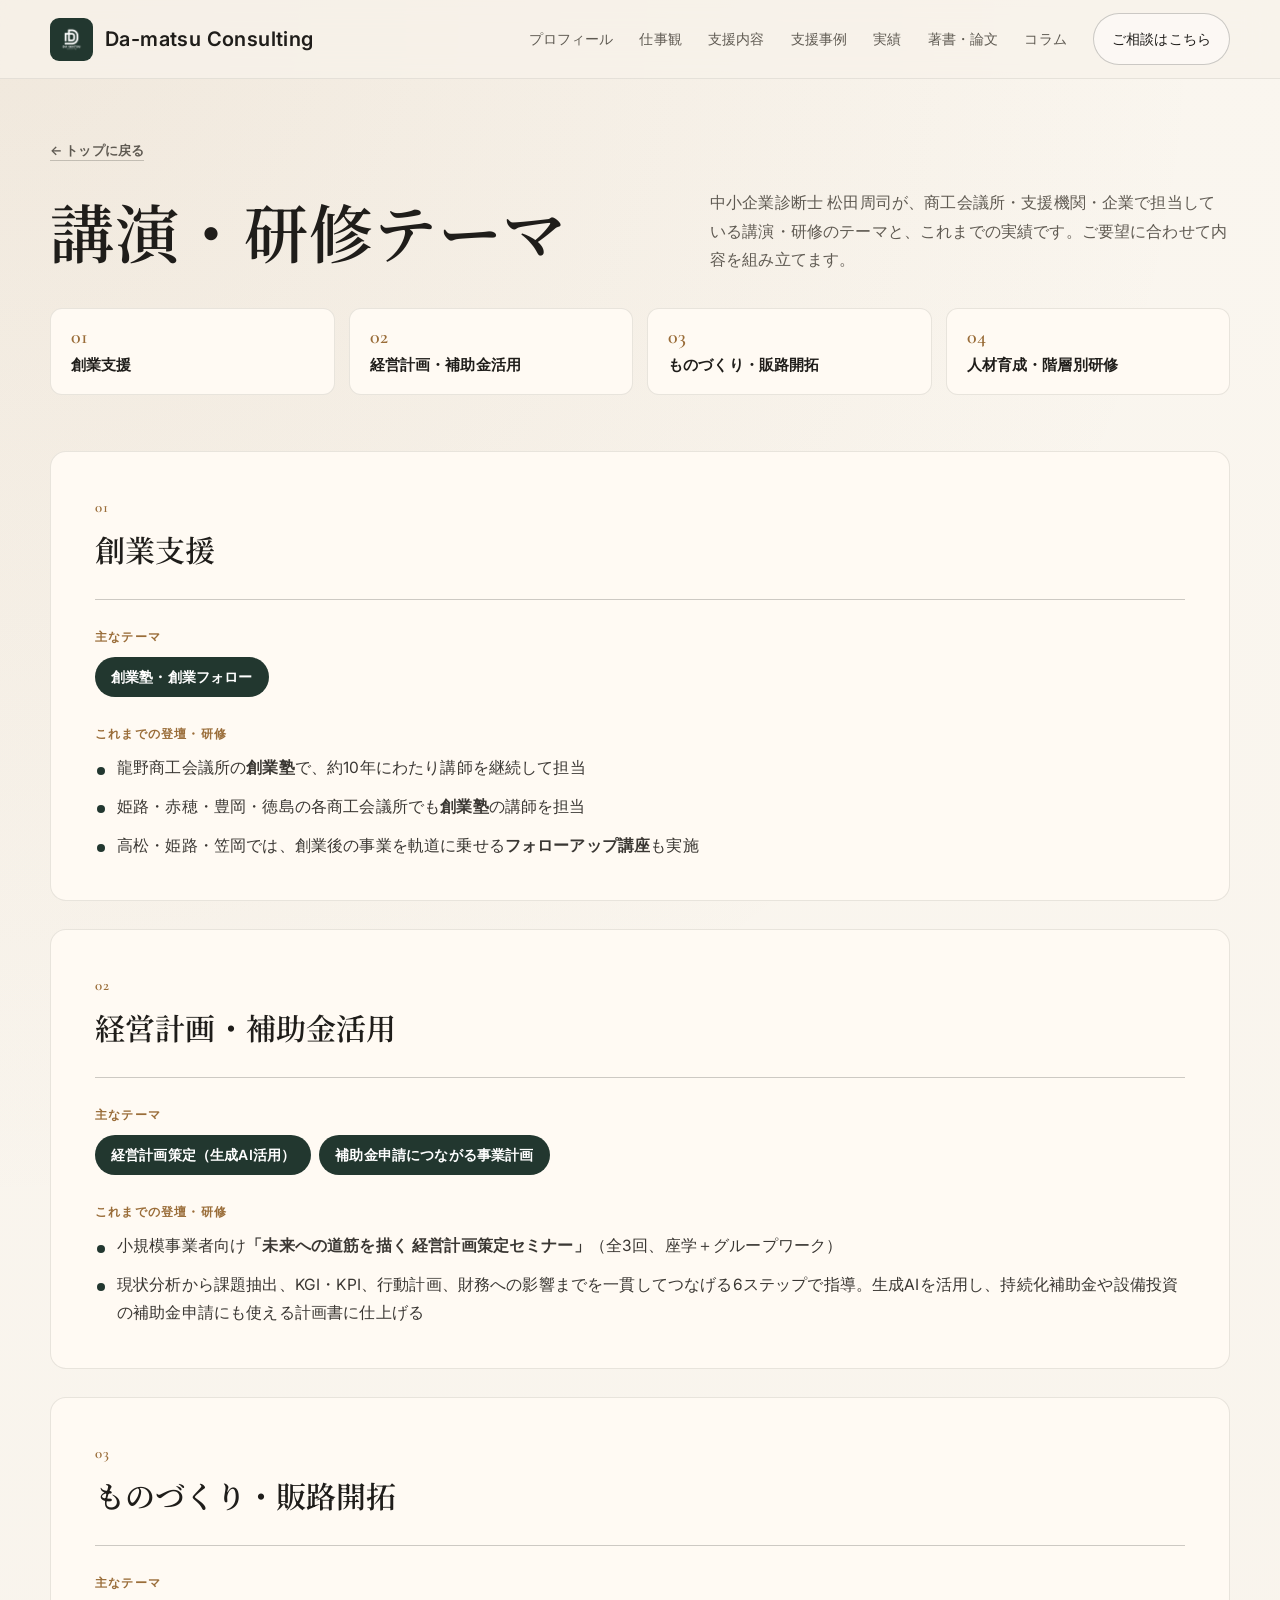
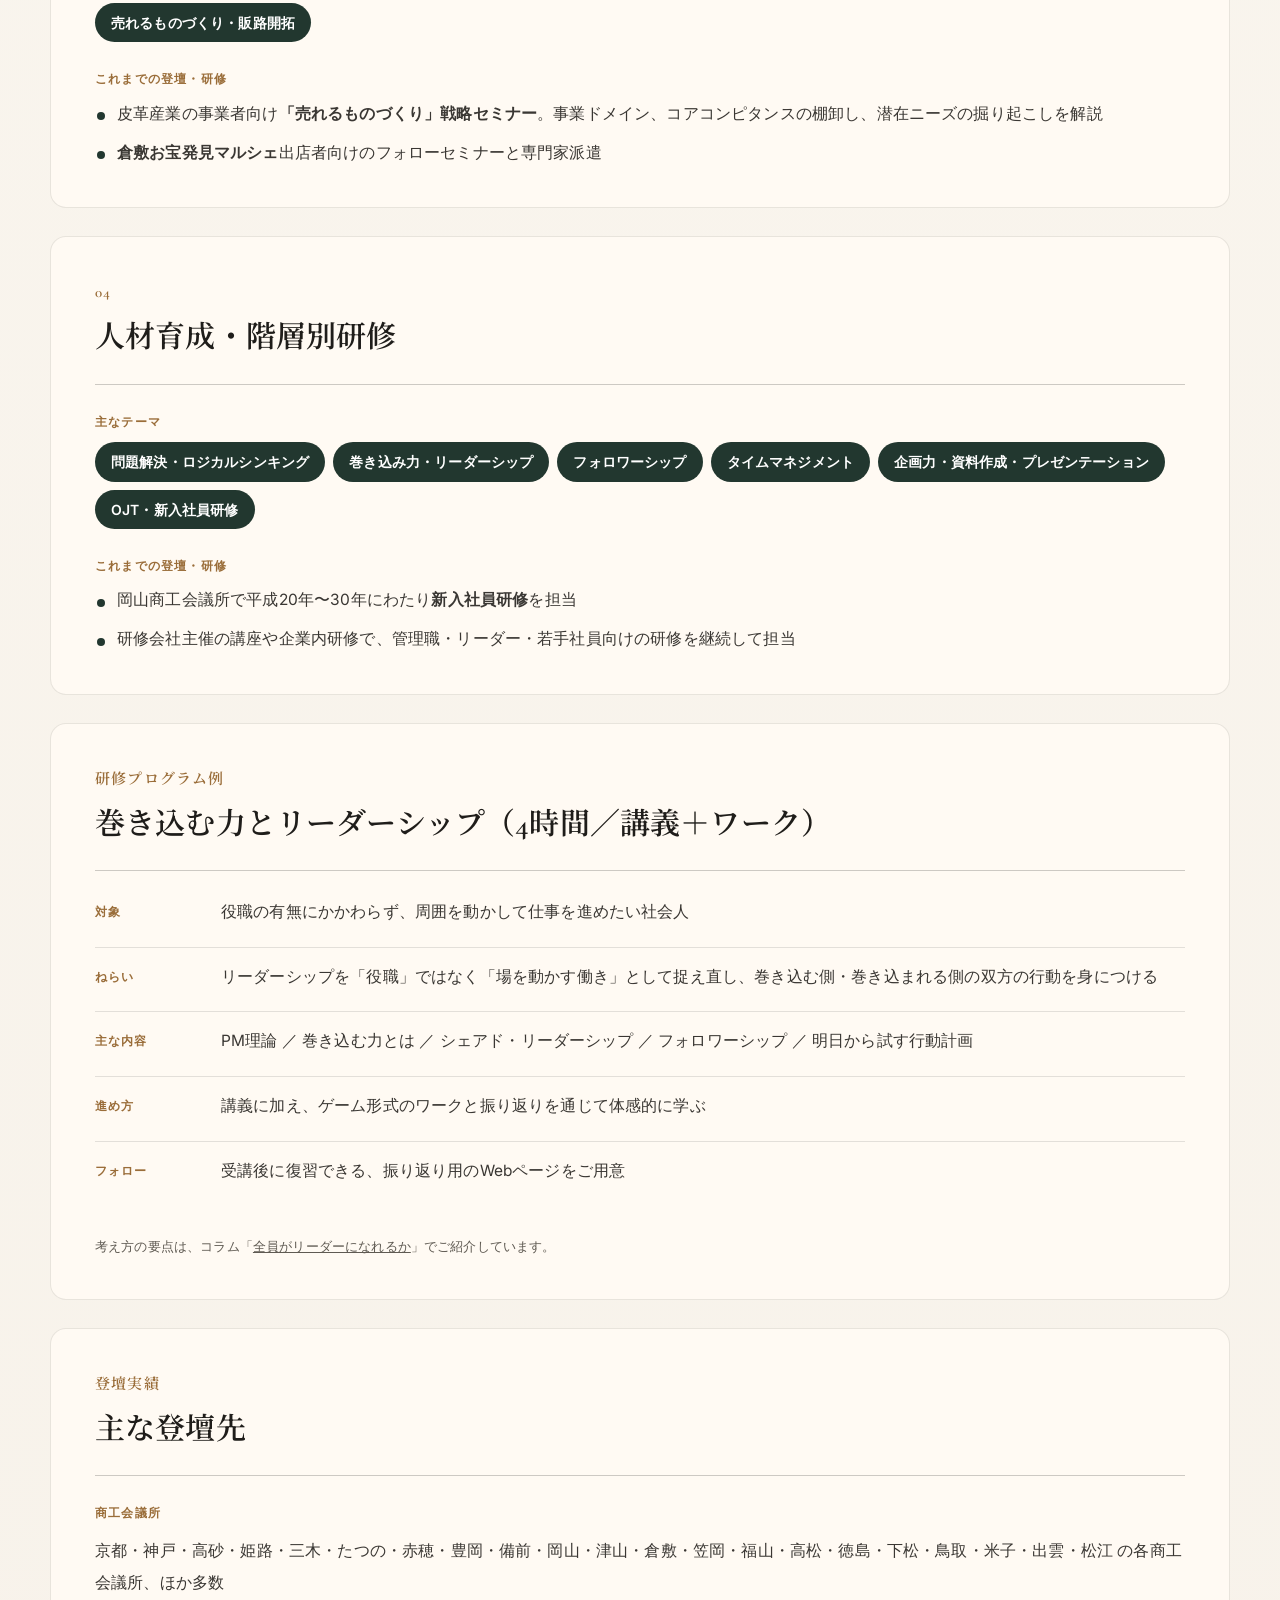
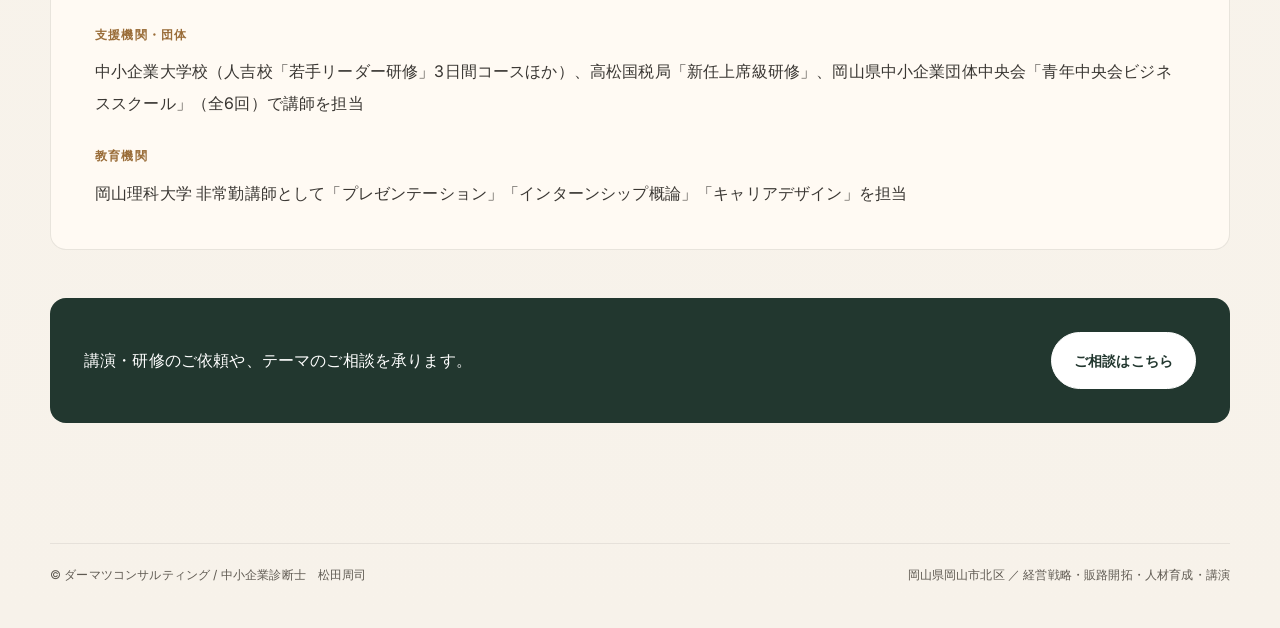
<file: code_sandbox_light_git_bd143990_1787121911/training.html>
<!DOCTYPE html>
<html lang="ja">
<head>
  <meta charset="UTF-8" />
  <meta name="viewport" content="width=device-width, initial-scale=1.0" />
  <title>講演・研修テーマ | 中小企業診断士 松田周司｜ダーマツコンサルティング</title>
  <meta name="description" content="中小企業診断士 松田周司（ダーマツコンサルティング）の講演・研修テーマ一覧。創業塾、経営計画策定、販路開拓、リーダーシップ、ロジカルシンキング、新入社員研修など、商工会議所・企業向けの実績をご紹介します。" />
  <link rel="canonical" href="https://dmtc-biz.com/training" />
  <link rel="icon" type="image/png" href="images/favicon.png" />
  <link rel="apple-touch-icon" href="images/favicon.png" />
  <meta property="og:type" content="website" />
  <meta property="og:site_name" content="ダーマツコンサルティング" />
  <meta property="og:title" content="講演・研修テーマ | 中小企業診断士 松田周司｜ダーマツコンサルティング" />
  <meta property="og:description" content="中小企業診断士 松田周司（ダーマツコンサルティング）の講演・研修テーマ一覧。創業塾、経営計画策定、販路開拓、リーダーシップ、ロジカルシンキング、新入社員研修など、商工会議所・企業向けの実績をご紹介します。" />
  <meta property="og:url" content="https://dmtc-biz.com/training" />
  <meta property="og:image" content="https://dmtc-biz.com/images/ogp.jpg" />
  <meta property="og:image:width" content="1200" />
  <meta property="og:image:height" content="628" />
  <meta property="og:locale" content="ja_JP" />
  <meta name="twitter:card" content="summary_large_image" />
  <link rel="preconnect" href="https://fonts.googleapis.com">
  <link rel="preconnect" href="https://fonts.gstatic.com" crossorigin>
  <link href="https://fonts.googleapis.com/css2?family=Cormorant+Garamond:wght@400;500;600;700&family=Inter:wght@400;500;600;700&family=Noto+Serif+JP:wght@500;600;700&display=swap" rel="stylesheet">
  <link rel="stylesheet" href="css/column.css" />
</head>
<body>
  <header class="site-header">
    <div class="wrap">
      <a class="brand" href="index.html" aria-label="ダーマツコンサルティング ホーム">
        <img class="brand-mark" src="images/damatsu-logo.png" alt="" aria-hidden="true" style="width: 43px; height: 43px;" />
        <span class="brand-text">
          <span class="ja">Da-matsu Consulting</span>
        </span>
      </a>
      <button class="nav-toggle" id="navToggle" aria-label="メニューを開く" aria-expanded="false" aria-controls="siteNav">
        <span></span>
      </button>
      <nav class="nav" id="siteNav">
        <a href="index.html#profile">プロフィール</a>
        <a href="index.html#philosophy">仕事観</a>
        <a href="index.html#services">支援内容</a>
        <a href="cases.html">支援事例</a>
        <a href="index.html#achievements">実績</a>
        <a href="index.html#publications">著書・論文</a>
        <a href="column.html">コラム</a>
        <a href="index.html#contact" class="cta">ご相談はこちら</a>
      </nav>
    </div>
    <div class="nav-overlay" id="navOverlay"></div>
  </header>

    <main>
    <section class="section cases-area" id="training" style="padding-top:56px;">
      <div class="wrap">
        <p style="margin-bottom:24px;"><a href="index.html" style="font-size:13px; font-weight:600; color:var(--ink-soft); border-bottom:1px solid var(--line-strong); padding-bottom:2px;">← トップに戻る</a></p>

        <div class="section-head">
          <div>
            <h1 class="page-h1">講演・研修テーマ</h1>
          </div>
          <p>中小企業診断士 松田周司が、商工会議所・支援機関・企業で担当している講演・研修のテーマと、これまでの実績です。ご要望に合わせて内容を組み立てます。</p>
        </div>

        <nav class="case-index" aria-label="分野一覧">
          <a href="#theme1"><span class="n">01</span><span class="ttl">創業支援</span></a>
          <a href="#theme2"><span class="n">02</span><span class="ttl">経営計画・補助金活用</span></a>
          <a href="#theme3"><span class="n">03</span><span class="ttl">ものづくり・販路開拓</span></a>
          <a href="#theme4"><span class="n">04</span><span class="ttl">人材育成・階層別研修</span></a>
        </nav>

        <div class="case-list">
          <article class="case" id="theme1">
            <header class="case-head">
              <span class="case-n">01</span>
              <h2 class="theme-h">創業支援</h2>
            </header>
            <div class="case-block">
              <span class="k">主なテーマ</span>
              <div class="theme-chips"><span class="theme-chip">創業塾・創業フォロー</span></div>
            </div>
            <div class="case-block">
              <span class="k">これまでの登壇・研修</span>
              <ul>
                <li>龍野商工会議所の<b>創業塾</b>で、約10年にわたり講師を継続して担当</li>
                <li>姫路・赤穂・豊岡・徳島の各商工会議所でも<b>創業塾</b>の講師を担当</li>
                <li>高松・姫路・笠岡では、創業後の事業を軌道に乗せる<b>フォローアップ講座</b>も実施</li>
              </ul>
            </div>
          </article>
          <article class="case" id="theme2">
            <header class="case-head">
              <span class="case-n">02</span>
              <h2 class="theme-h">経営計画・補助金活用</h2>
            </header>
            <div class="case-block">
              <span class="k">主なテーマ</span>
              <div class="theme-chips"><span class="theme-chip">経営計画策定（生成AI活用）</span><span class="theme-chip">補助金申請につながる事業計画</span></div>
            </div>
            <div class="case-block">
              <span class="k">これまでの登壇・研修</span>
              <ul>
                <li>小規模事業者向け<b>「未来への道筋を描く 経営計画策定セミナー」</b>（全3回、座学＋グループワーク）</li>
                <li>現状分析から課題抽出、KGI・KPI、行動計画、財務への影響までを一貫してつなげる6ステップで指導。生成AIを活用し、持続化補助金や設備投資の補助金申請にも使える計画書に仕上げる</li>
              </ul>
            </div>
          </article>
          <article class="case" id="theme3">
            <header class="case-head">
              <span class="case-n">03</span>
              <h2 class="theme-h">ものづくり・販路開拓</h2>
            </header>
            <div class="case-block">
              <span class="k">主なテーマ</span>
              <div class="theme-chips"><span class="theme-chip">売れるものづくり・販路開拓</span></div>
            </div>
            <div class="case-block">
              <span class="k">これまでの登壇・研修</span>
              <ul>
                <li>皮革産業の事業者向け<b>「売れるものづくり」戦略セミナー</b>。事業ドメイン、コアコンピタンスの棚卸し、潜在ニーズの掘り起こしを解説</li>
                <li><b>倉敷お宝発見マルシェ</b>出店者向けのフォローセミナーと専門家派遣</li>
              </ul>
            </div>
          </article>
          <article class="case" id="theme4">
            <header class="case-head">
              <span class="case-n">04</span>
              <h2 class="theme-h">人材育成・階層別研修</h2>
            </header>
            <div class="case-block">
              <span class="k">主なテーマ</span>
              <div class="theme-chips"><span class="theme-chip">問題解決・ロジカルシンキング</span><span class="theme-chip">巻き込み力・リーダーシップ</span><span class="theme-chip">フォロワーシップ</span><span class="theme-chip">タイムマネジメント</span><span class="theme-chip">企画力・資料作成・プレゼンテーション</span><span class="theme-chip">OJT・新入社員研修</span></div>
            </div>
            <div class="case-block">
              <span class="k">これまでの登壇・研修</span>
              <ul>
                <li>岡山商工会議所で平成20年〜30年にわたり<b>新入社員研修</b>を担当</li>
                <li>研修会社主催の講座や企業内研修で、管理職・リーダー・若手社員向けの研修を継続して担当</li>
              </ul>
            </div>
          </article>

          <article class="case" id="program">
            <header class="case-head">
              <span class="case-n">研修プログラム例</span>
              <h2 class="theme-h">巻き込む力とリーダーシップ（4時間／講義＋ワーク）</h2>
            </header>
            <div class="theme-rows">
                <div class="theme-row"><span class="k">対象</span><p>役職の有無にかかわらず、周囲を動かして仕事を進めたい社会人</p></div>
                <div class="theme-row"><span class="k">ねらい</span><p>リーダーシップを「役職」ではなく「場を動かす働き」として捉え直し、巻き込む側・巻き込まれる側の双方の行動を身につける</p></div>
                <div class="theme-row"><span class="k">主な内容</span><p>PM理論 ／ 巻き込む力とは ／ シェアド・リーダーシップ ／ フォロワーシップ ／ 明日から試す行動計画</p></div>
                <div class="theme-row"><span class="k">進め方</span><p>講義に加え、ゲーム形式のワークと振り返りを通じて体感的に学ぶ</p></div>
                <div class="theme-row"><span class="k">フォロー</span><p>受講後に復習できる、振り返り用のWebページをご用意</p></div>
            </div>
            <p class="case-disclaimer">考え方の要点は、コラム「<a href="column-makikomi.html" style="text-decoration:underline;">全員がリーダーになれるか</a>」でご紹介しています。</p>
          </article>

          <article class="case" id="record">
            <header class="case-head">
              <span class="case-n">登壇実績</span>
              <h2 class="theme-h">主な登壇先</h2>
            </header>
            <div class="case-block">
              <span class="k">商工会議所</span>
              <p>京都・神戸・高砂・姫路・三木・たつの・赤穂・豊岡・備前・岡山・津山・倉敷・笠岡・福山・高松・徳島・下松・鳥取・米子・出雲・松江 の各商工会議所、ほか多数</p>
            </div>
            <div class="case-block">
              <span class="k">支援機関・団体</span>
              <p>中小企業大学校（人吉校「若手リーダー研修」3日間コースほか）、高松国税局「新任上席級研修」、岡山県中小企業団体中央会「青年中央会ビジネススクール」（全6回）で講師を担当</p>
            </div>
            <div class="case-block">
              <span class="k">教育機関</span>
              <p>岡山理科大学 非常勤講師として「プレゼンテーション」「インターンシップ概論」「キャリアデザイン」を担当</p>
            </div>
          </article>
        </div>

        <div class="case-cta">
          <p>講演・研修のご依頼や、テーマのご相談を承ります。</p>
          <a class="btn btn-primary" href="index.html#contact">ご相談はこちら</a>
        </div>
      </div>
    </section>
  </main>

  <footer>
    <div class="wrap footer-inner">
      <span>© ダーマツコンサルティング / <span style="letter-spacing: 0.16px;">中小企業診断士　</span><span style="letter-spacing: 0.01em;">松田周司 </span></span>
      <span>岡山県岡山市北区 ／ 経営戦略・販路開拓・人材育成・講演</span>
    </div>
  </footer>

  <script>
    (() => {
      const toggle = document.getElementById('navToggle');
      const overlay = document.getElementById('navOverlay');
      const nav = document.getElementById('siteNav');
      if (!toggle || !overlay || !nav) return;

      const setOpen = (open) => {
        document.body.classList.toggle('nav-open', open);
        toggle.setAttribute('aria-expanded', open ? 'true' : 'false');
        toggle.setAttribute('aria-label', open ? 'メニューを閉じる' : 'メニューを開く');
      };

      toggle.addEventListener('click', () => {
        setOpen(!document.body.classList.contains('nav-open'));
      });
      overlay.addEventListener('click', () => setOpen(false));
      nav.querySelectorAll('a').forEach(a => a.addEventListener('click', () => setOpen(false)));
      document.addEventListener('keydown', (e) => {
        if (e.key === 'Escape') setOpen(false);
      });
    })();

    const io = new IntersectionObserver((entries) => {
      entries.forEach((entry) => {
        if (entry.isIntersecting) entry.target.classList.add('in-view');
      });
    }, { threshold: 0.12 });
    document.querySelectorAll('.reveal').forEach(el => io.observe(el));

  </script>
</body>
</html>
</file>
<file: code_sandbox_light_git_bd143990_1787121911/css/column.css>
:root{
      --bg:#f7f2ea;
      --bg-deep:#ebe2d3;
      --panel:#fffaf3;
      --ink:#1f1d1a;
      --ink-soft:#5f5a52;
      --line:rgba(31,29,26,.12);
      --line-strong:rgba(31,29,26,.22);
      --accent:#9a6d39;
      --accent-soft:#d7ba92;
      --green:#22372f;
      --green-soft:#30483f;
      --white:#ffffff;
      --shadow:0 24px 60px rgba(30,28,24,.08);
      --radius:28px;
      --radius-sm:18px;
      --wrap:1180px;
      --serif:'Cormorant Garamond', 'Noto Serif JP', 'Hiragino Mincho ProN', 'Yu Mincho', 'Noto Serif CJK JP', serif;
      --sans:'Inter', 'Hiragino Kaku Gothic ProN', 'Hiragino Sans', 'Yu Gothic', 'Meiryo', 'Noto Sans CJK JP', sans-serif;
    }

    *{box-sizing:border-box;margin:0;padding:0;}
    html{scroll-behavior:smooth;}
    body{
      font-family:var(--sans);
      background:
        radial-gradient(circle at top left, rgba(154,109,57,.10), transparent 30%),
        linear-gradient(180deg, #faf6ef 0%, var(--bg) 100%);
      color:var(--ink);
      line-height:1.8;
      letter-spacing:.01em;
      overflow-x:hidden;
    }
    img{max-width:100%;display:block;}
    a{color:inherit;text-decoration:none;}
    ul{list-style:none;}
    .wrap{width:min(var(--wrap), calc(100% - 48px)); margin:0 auto;}
    .serif{font-family:var(--serif);}
    .num{font-variant-numeric:tabular-nums;}
    .eyebrow{
      display:inline-flex; align-items:center; gap:10px;
      font-size:12px; letter-spacing:.18em; text-transform:uppercase; color:var(--accent); font-weight:700;
    }
    .eyebrow::before{content:''; width:32px; height:1px; background:currentColor; opacity:.8;}

    .site-header{
      position:sticky; top:0; z-index:40;
      backdrop-filter:blur(16px);
      background:rgba(247,242,234,.76);
      border-bottom:1px solid rgba(31,29,26,.08);
    }
    .site-header .wrap{display:flex; align-items:center; justify-content:space-between; min-height:78px; gap:20px;}
    .brand{display:flex; align-items:center; gap:12px;}
    .brand-mark{
      width:34px; height:34px; border-radius:9px; background:var(--green);
      padding:6px; flex-shrink:0;
    }
    .brand-text{display:flex; flex-direction:column; line-height:1.05;}
    .brand .ja{font-size:20px; font-weight:600; letter-spacing:.02em;}
    .brand .en{font-size:11px; letter-spacing:.24em; color:var(--ink-soft); text-transform:uppercase; margin-top:8px;}
    .nav{display:flex; align-items:center; gap:26px; flex-wrap:wrap;}
    .nav a{font-size:14px; color:var(--ink-soft); transition:.25s ease;}
    .nav a:hover{color:var(--ink);}
    .nav .cta{
      padding:12px 18px; border:1px solid var(--line-strong); border-radius:999px; color:var(--ink);
      background:rgba(255,255,255,.46);
    }

    .nav-toggle{
      display:none; align-items:center; justify-content:center;
      width:42px; height:42px; border-radius:12px; border:1px solid var(--line);
      background:rgba(255,255,255,.5); flex-shrink:0; cursor:pointer;
      position:relative; z-index:70;
    }
    .nav-toggle span{
      position:relative; width:18px; height:2px; background:var(--ink);
      transition:background .2s ease;
    }
    .nav-toggle span::before, .nav-toggle span::after{
      content:''; position:absolute; left:0; width:18px; height:2px; background:var(--ink);
      transition:transform .28s ease, top .28s ease, opacity .2s ease;
    }
    .nav-toggle span::before{top:-6px;}
    .nav-toggle span::after{top:6px;}
    .nav-open .nav-toggle span{background:transparent;}
    .nav-open .nav-toggle span::before{top:0; transform:rotate(45deg);}
    .nav-open .nav-toggle span::after{top:0; transform:rotate(-45deg);}

    .nav-overlay{
      position:fixed; inset:0; background:rgba(31,29,26,.4);
      opacity:0; pointer-events:none; transition:opacity .3s ease; z-index:50;
    }
    .nav-open .nav-overlay{opacity:1; pointer-events:auto;}
    body.nav-open{overflow:hidden;}

    .hero{padding:56px 0 34px;}
    .hero-shell{
      display:grid; grid-template-columns:1.08fr .92fr; gap:44px; align-items:stretch;
    }
    .hero-copy{padding:42px 0 24px;}
    .hero-copy h1{
      font-family:var(--serif);
      font-size:clamp(48px, 7vw, 92px);
      line-height:.98; font-weight:600; letter-spacing:-.03em;
      margin:18px 0 28px;
    }
    .hero-copy .lead{font-size:18px; max-width:630px; color:var(--ink-soft);}
    .hero-actions{display:flex; gap:14px; flex-wrap:wrap; margin:34px 0 38px;}
    .btn{
      display:inline-flex; align-items:center; justify-content:center; gap:10px;
      padding:15px 22px; border-radius:999px; border:1px solid var(--line-strong);
      font-size:14px; font-weight:600; transition:.25s ease;
    }
    .btn-primary{background:var(--green); color:var(--white); border-color:var(--green);}
    .btn-primary:hover{background:var(--green-soft); border-color:var(--green-soft);}
    .btn-secondary{background:rgba(255,255,255,.55);}
    .btn-secondary:hover{background:var(--white);}
    .credential-row{display:flex; flex-wrap:wrap; gap:12px;}
    .credential-chip{
      padding:11px 14px; border-radius:999px; font-size:13px; color:var(--ink-soft);
      background:rgba(255,255,255,.58); border:1px solid rgba(31,29,26,.08);
    }

    .hero-visual{position:relative; min-height:760px;}
    .hero-card{
      position:relative; height:100%; min-height:760px; border-radius:34px; overflow:hidden; box-shadow:var(--shadow);
      background:var(--bg-deep);
    }
    .hero-card::before{
      content:''; position:absolute; inset:0;
      background:linear-gradient(180deg, rgba(247,242,234,0) 0%, rgba(35,26,18,.10) 52%, rgba(17,17,17,.48) 100%);
    }
    .hero-card{
      background-image:linear-gradient(180deg, rgba(16,16,16,.08), rgba(16,16,16,.30)), url("images/hero-photo.jpg");
      background-size:cover; background-position:center; background-repeat:no-repeat;
    }
    .hero-tag{
      position:absolute; top:24px; left:24px; z-index:2;
      padding:9px 14px; border-radius:999px; background:rgba(255,255,255,.68); backdrop-filter:blur(8px);
      font-size:12px; font-weight:700; letter-spacing:.16em; text-transform:uppercase;
      display:inline-flex; align-items:center; gap:8px;
    }
    .hero-tag img{width:20px; height:20px; border-radius:50%; object-fit:cover; max-width:20px;}
    .hero-note{
      position:absolute; right:24px; bottom:24px; z-index:2; width:min(320px, calc(100% - 48px));
      padding:22px 22px 20px; border-radius:24px; background:rgba(20,20,20,.36); color:#fff; backdrop-filter:blur(12px);
      border:1px solid rgba(255,255,255,.14);
    }
    .hero-note .top{font-size:12px; letter-spacing:.14em; text-transform:uppercase; color:rgba(255,255,255,.68); margin-bottom:10px; display:block;}
    .hero-note strong{display:block; font-size:26px; line-height:1.2; font-family:var(--serif); font-weight:600; margin-bottom:6px;}
    .hero-note p{font-size:13px; line-height:1.8; color:rgba(255,255,255,.82);}

    .section{padding:96px 0;}
    .section-head{display:flex; justify-content:space-between; gap:30px; align-items:end; margin-bottom:34px;}
    .section-head h2{font-family:var(--serif); font-size:clamp(38px, 5vw, 64px); line-height:1; font-weight:600; letter-spacing:-.02em;}
    .section-head p{max-width:520px; color:var(--ink-soft); font-size:16px;}

    .intro-panel{
      display:grid; grid-template-columns:1.15fr .85fr; gap:28px; align-items:stretch;
      padding:34px; border-radius:30px; background:rgba(255,255,255,.52); border:1px solid rgba(31,29,26,.08); box-shadow:var(--shadow);
    }
    .intro-message{font-family:var(--serif); font-size:clamp(32px, 4vw, 52px); line-height:1.08; letter-spacing:-.02em;}
    .intro-side{display:grid; gap:20px; align-content:start;}
    .intro-side p{color:var(--ink-soft);}
    .mini-stats{display:grid; grid-template-columns:repeat(3,1fr); gap:14px;}
    .mini-stat{padding:18px; border-radius:22px; background:var(--panel); border:1px solid rgba(31,29,26,.07);}
    .mini-stat strong{display:block; font-size:30px; font-family:var(--serif); font-weight:600;}
    .mini-stat span{font-size:12px; color:var(--ink-soft); text-transform:uppercase; letter-spacing:.12em;}

    .profile-grid{display:grid; grid-template-columns:.9fr 1.1fr; gap:36px; align-items:start;}
    .profile-photo{
      position:relative; border-radius:32px; overflow:hidden; min-height:310px; box-shadow:var(--shadow);
      background:var(--bg-deep);
    }
    .profile-photo::after{content:''; position:absolute; inset:18px; border-radius:24px; border:1px solid rgba(255,255,255,.26); z-index:2;}
    .profile-photo img{position:absolute; inset:0; width:100%; height:100%; object-fit:cover; z-index:1;}
    .profile-card{
      margin-top:-86px; margin-left:24px; width:min(270px, calc(100% - 48px));
      padding:22px; border-radius:24px; background:rgba(255,250,243,.88); backdrop-filter:blur(10px);
      border:1px solid rgba(31,29,26,.08); box-shadow:0 10px 30px rgba(0,0,0,.08);
    }
    .profile-card .name{font-size:28px; font-family:var(--serif); font-weight:600; margin-bottom:5px;}
    .profile-card .role{font-size:13px; color:var(--ink-soft); line-height:1.7;}

    .profile-copy{display:grid; gap:24px;}
    .message-box{
      padding:28px 30px; border-radius:28px; background:var(--panel); border:1px solid rgba(31,29,26,.08);
    }
    .message-box h3{font-family:var(--serif); font-size:38px; line-height:1.06; font-weight:600; margin-bottom:14px;}
    .message-box p{color:var(--ink-soft);}
    .profile-copy .body p{font-size:15.5px; color:var(--ink-soft); margin-bottom:18px;}
    .detail-list{display:grid; grid-template-columns:repeat(2, minmax(0,1fr)); gap:14px;}
    .detail-item{padding:18px; border-radius:22px; background:rgba(255,255,255,.52); border:1px solid rgba(31,29,26,.08);}
    .detail-item .label{font-size:11px; letter-spacing:.16em; text-transform:uppercase; color:var(--accent); font-weight:700; display:block; margin-bottom:10px;}
    .detail-item .value{font-size:14px; color:var(--ink); line-height:1.7;}

    .services-area{background:linear-gradient(180deg, rgba(235,226,211,.50), rgba(235,226,211,.20)); border-top:1px solid rgba(31,29,26,.06); border-bottom:1px solid rgba(31,29,26,.06);}
    .services-banner{border-radius:28px; overflow:hidden; box-shadow:var(--shadow); margin-bottom:28px;}
    .services-banner img{width:100%; display:block; height:auto;}
    .service-grid{display:grid; grid-template-columns:repeat(2, minmax(0,1fr)); gap:18px;}
    .service-card{
      padding:28px; border-radius:28px; background:rgba(255,255,255,.72); border:1px solid rgba(31,29,26,.08);
      box-shadow:0 14px 36px rgba(31,29,26,.05);
    }
    .service-card .index{display:inline-flex; align-items:center; justify-content:center; width:42px; height:42px; border-radius:999px; background:var(--green); color:#fff; font-size:13px; font-weight:700; margin-bottom:18px;}
    .service-card h3{font-family:var(--serif); font-size:34px; line-height:1.04; font-weight:600; margin-bottom:12px;}
    .service-card p{color:var(--ink-soft); font-size:15px;}

    .service-feature{
      margin-top:18px; padding:36px; border-radius:28px; background:linear-gradient(135deg, var(--green) 0%, #1a2923 60%, #121916 100%);
      color:#fff; display:grid; grid-template-columns:1.1fr .9fr; gap:30px; align-items:center;
    }
    .service-feature .index{display:inline-flex; align-items:center; justify-content:center; width:42px; height:42px; border-radius:999px; background:rgba(255,255,255,.16); color:#fff; font-size:13px; font-weight:700; margin-bottom:18px;}
    .service-feature h3{font-family:var(--serif); font-size:34px; line-height:1.1; font-weight:600; margin-bottom:14px;}
    .service-feature > div:first-child > p{color:rgba(255,255,255,.78); font-size:15px; margin-bottom:14px;}
    .service-feature > div:first-child > p:last-child{margin-bottom:0;}
    .feature-sources{display:grid; gap:12px;}
    .feature-source{padding:16px 18px; border-radius:20px; background:rgba(255,255,255,.08); border:1px solid rgba(255,255,255,.12);}
    .feature-source .k{font-size:11px; letter-spacing:.14em; text-transform:uppercase; color:rgba(255,255,255,.56); display:block; margin-bottom:6px;}
    .feature-source .v{font-size:14px; color:#fff;}

    .approach-shell{display:grid; grid-template-columns:1fr 1fr 1fr; gap:18px;}
    .approach-card{padding:28px; border-radius:28px; background:var(--green); color:#fff; min-height:240px;}
    .approach-card span{display:block; font-size:12px; letter-spacing:.18em; text-transform:uppercase; color:rgba(255,255,255,.56); margin-bottom:18px;}
    .approach-card h3{font-family:var(--serif); font-size:34px; font-weight:600; line-height:1.04; margin-bottom:10px;}
    .approach-card p{color:rgba(255,255,255,.78); font-size:14px;}

    .achievement-shell{display:grid; grid-template-columns:.9fr 1.1fr; gap:26px; align-items:start;}
    .metric-panel{padding:34px; border-radius:30px; background:var(--green); color:#fff;}
    .metric-panel h3{font-family:var(--serif); font-size:48px; line-height:1; font-weight:600; margin:18px 0 14px;}
    .metric-panel p{color:rgba(255,255,255,.76); max-width:380px;}
    .metric-list{display:grid; gap:14px; margin-top:28px;}
    .metric-item{display:flex; justify-content:space-between; gap:20px; padding-top:14px; border-top:1px solid rgba(255,255,255,.14);}
    .metric-item strong{font-size:28px; font-family:var(--serif); font-weight:600;}
    .metric-item span{font-size:13px; color:rgba(255,255,255,.65); align-self:end; text-transform:uppercase; letter-spacing:.12em;}

    .achievement-cards{display:grid; gap:18px;}
    .achievement-card{padding:28px; border-radius:28px; background:rgba(255,255,255,.72); border:1px solid rgba(31,29,26,.08);}
    .achievement-card h4{font-size:14px; letter-spacing:.16em; text-transform:uppercase; color:var(--accent); margin-bottom:16px;}
    .chips{display:flex; flex-wrap:wrap; gap:10px;}
    .chip{padding:9px 14px; border-radius:999px; font-size:13px; background:var(--panel); border:1px solid rgba(31,29,26,.08); color:var(--ink-soft);}
    .timeline{display:grid; gap:14px;}
    .timeline-item{display:grid; grid-template-columns:80px 1fr; gap:14px; padding-top:14px; border-top:1px solid rgba(31,29,26,.08);}
    .timeline-item .year{font-size:12px; letter-spacing:.14em; text-transform:uppercase; color:var(--accent); font-weight:700;}
    .timeline-item .text{font-size:14px; color:var(--ink-soft);}

    .publication-list{display:grid; gap:12px;}
    .publication-item{padding:18px 20px; border-radius:22px; background:rgba(255,255,255,.52); border:1px solid rgba(31,29,26,.08); color:var(--ink-soft); font-size:14px;}
    .publication-item b{color:var(--ink); font-weight:600;}
    .publication-item a{text-decoration:underline; text-underline-offset:2px;}
    .publication-item a:hover{color:var(--accent);}
    .publication-item-book{display:flex; gap:16px; align-items:flex-start;}
    .publication-cover{flex-shrink:0; display:block; width:96px; border-radius:12px; overflow:hidden; box-shadow:0 6px 16px rgba(31,29,26,.14);}
    .publication-cover img{width:100%; display:block;}
    .publication-text{flex:1;}
    @media (max-width: 560px){
      .publication-item-book{flex-direction:column;}
      .publication-cover{width:120px;}
    }
    .publication-list-wide{grid-template-columns:1fr 1fr;}
    .publication-list-wide .publication-item-journal{grid-column:1 / -1;}
    @media (max-width: 860px){
      .publication-list-wide{grid-template-columns:1fr;}
    }

    .cta-section{padding:96px 0 110px;}
    .cta-panel{
      position:relative; overflow:hidden; border-radius:34px; padding:44px; background:linear-gradient(135deg, var(--green) 0%, #1a2923 55%, #121916 100%);
      color:#fff; box-shadow:var(--shadow);
    }
    .cta-panel::before{content:''; position:absolute; inset:auto -80px -100px auto; width:280px; height:280px; border-radius:50%; background:rgba(255,255,255,.06);}
    .cta-panel::after{content:''; position:absolute; inset:28px; border:1px solid rgba(255,255,255,.10); border-radius:26px; pointer-events:none;}
    .cta-grid{position:relative; z-index:2; display:grid; grid-template-columns:1.1fr .9fr; gap:30px; align-items:end;}
    .cta-copy h2{font-family:var(--serif); font-size:clamp(40px, 5vw, 66px); line-height:.96; font-weight:600; letter-spacing:-.02em; margin:18px 0 18px;}
    .cta-copy p{max-width:560px; color:rgba(255,255,255,.78);}
    .contact-info{display:grid; gap:14px;}
    .contact-box{padding:18px 20px; border-radius:22px; background:rgba(255,255,255,.08); border:1px solid rgba(255,255,255,.10);}
    .contact-box .k{font-size:11px; letter-spacing:.18em; text-transform:uppercase; color:rgba(255,255,255,.55); display:block; margin-bottom:8px;}
    .contact-box .v{font-size:14px; color:#fff;}
    .contact-actions{display:flex; gap:12px; flex-wrap:wrap; margin-top:8px;}
    .btn-light{background:#fff; color:var(--green); border-color:#fff;}
    .btn-light:hover{background:#f2eadf; border-color:#f2eadf;}
    .btn-ghost{background:transparent; color:#fff; border-color:rgba(255,255,255,.24);}
    .btn-ghost:hover{background:rgba(255,255,255,.06);}
    .btn-line{padding:9px 18px;}
    .btn-line img{height:16px; width:auto; display:block;}
    .cta-note{font-size:12px; color:rgba(255,255,255,.56); margin-top:12px;}

    footer{padding:24px 0 42px;}
    .footer-inner{display:flex; justify-content:space-between; gap:16px; flex-wrap:wrap; font-size:12px; color:var(--ink-soft); border-top:1px solid rgba(31,29,26,.08); padding-top:20px;}

    .philosophy-area{background:linear-gradient(180deg, rgba(235,226,211,.35), rgba(235,226,211,0));}
    .philosophy-quote{
      text-align:center; max-width:720px; margin:0 auto 40px; font-style:normal;
      font-family:var(--serif); font-size:clamp(26px, 3.6vw, 40px); line-height:1.35; font-weight:600; color:var(--ink);
    }
    .philosophy-grid{display:grid; grid-template-columns:repeat(2, minmax(0,1fr)); gap:22px;}
    .philosophy-card{padding:32px; border-radius:28px; background:rgba(255,255,255,.72); border:1px solid rgba(31,29,26,.08); box-shadow:0 14px 36px rgba(31,29,26,.05);}
    .philosophy-card .tag{display:inline-block; font-size:11px; letter-spacing:.18em; text-transform:uppercase; color:var(--accent); font-weight:700; margin-bottom:14px;}
    .philosophy-card h3{font-family:var(--serif); font-size:30px; line-height:1.15; font-weight:600; margin-bottom:14px;}
    .philosophy-card p{color:var(--ink-soft); font-size:14.5px; margin-bottom:14px;}
    .philosophy-card p:last-child{margin-bottom:0;}

    .column-area{border-top:1px solid rgba(31,29,26,.06);}
    .column-article{
      padding:44px clamp(24px, 5vw, 56px); border-radius:30px; background:var(--panel);
      border:1px solid rgba(31,29,26,.08); box-shadow:var(--shadow);
    }
    .column-article .meta{font-size:11px; letter-spacing:.14em; text-transform:uppercase; color:var(--accent); font-weight:700; display:block; margin-bottom:14px;}
    .column-article .meta img{display:block; max-width:100%; border-radius:16px; margin-bottom:14px;}
    .column-article h3{font-family:var(--serif); font-size:clamp(28px, 3.4vw, 40px); line-height:1.2; font-weight:600; margin-bottom:28px;}
    .column-body{display:grid; gap:26px;}
    .column-block h4{font-size:17px; font-weight:600; color:var(--ink); margin-bottom:10px;}
    .column-block p{color:var(--ink-soft); font-size:15px;}
    .column-block p + p{margin-top:12px;}
    .column-block + .column-block{padding-top:26px; border-top:1px solid rgba(31,29,26,.08);}
    .column-hero{display:block; width:100%; height:auto; border-radius:20px; margin-bottom:30px;}
    .column-article + .column-article{margin-top:32px;}
    .column-article{scroll-margin-top:100px;}
    .column-index{display:grid; gap:0; margin-bottom:34px; border-top:1px solid var(--line);}
    .column-index a{display:grid; grid-template-columns:150px 1fr auto; gap:16px; align-items:baseline; padding:16px 4px; border-bottom:1px solid var(--line); transition:.25s ease;}
    .column-index a:hover{background:rgba(255,255,255,.5);}
    .column-index .cat{font-size:11.5px; font-weight:700; letter-spacing:.08em; color:var(--accent);}
    .column-index .ttl{font-size:16px; font-weight:600;}
    .column-index .go{font-size:14px; color:var(--ink-soft);}
    .column-note{margin-top:30px; padding-top:22px; border-top:1px solid rgba(31,29,26,.08); font-size:14px; color:var(--ink-soft);}
    .column-note a{text-decoration:underline; text-underline-offset:2px; color:var(--ink);}
    @media (max-width: 860px){ .column-index a{grid-template-columns:1fr auto; } .column-index .cat{grid-column:1 / -1;} }
    .column-more{text-align:center; margin-top:30px;}
    .column-more a{font-size:13px; font-weight:600; color:var(--ink-soft); border-bottom:1px solid var(--line-strong); padding-bottom:2px; transition:.25s ease;}
    .column-more a:hover{color:var(--ink); border-color:var(--ink);}

    .note-feed{margin-top:64px;}
    .note-feed[hidden]{display:none;}
    .note-grid{display:grid; grid-template-columns:repeat(3, minmax(0,1fr)); gap:18px;}
    .note-card{display:flex; flex-direction:column; border-radius:24px; overflow:hidden; background:var(--panel); border:1px solid rgba(31,29,26,.08); box-shadow:0 14px 36px rgba(31,29,26,.05); transition:transform .25s ease, box-shadow .25s ease;}
    .note-card:hover{transform:translateY(-3px); box-shadow:0 18px 44px rgba(31,29,26,.10);}
    .note-thumb{display:block; width:100%; aspect-ratio:1.91 / 1; object-fit:cover; background:var(--bg-deep);}
    .note-card-body{padding:20px 22px 22px; display:flex; flex-direction:column; gap:8px; flex:1;}
    .note-date{font-size:11px; letter-spacing:.14em; color:var(--accent); font-weight:700;}
    .note-title{font-size:16px; line-height:1.55; font-weight:600; color:var(--ink);}
    .note-excerpt{font-size:13px; line-height:1.75; color:var(--ink-soft); display:-webkit-box; -webkit-line-clamp:3; -webkit-box-orient:vertical; overflow:hidden;}
    @media (max-width: 1080px){ .note-grid{grid-template-columns:repeat(2, minmax(0,1fr));} }
    @media (max-width: 860px){ .note-grid{grid-template-columns:1fr;} .note-feed{margin-top:48px;} }

    .reveal{opacity:0; transform:translateY(16px); transition:opacity .7s ease, transform .7s ease;}
    .reveal.in-view{opacity:1; transform:translateY(0);}

    @media (max-width: 1080px){
      .hero-shell, .intro-panel, .profile-grid, .achievement-shell, .cta-grid{grid-template-columns:1fr;}
      .hero-visual{min-height:580px;}
      .hero-card{min-height:580px;}
      .profile-card{margin-top:-70px;}
    }

    @media (max-width: 860px){
      .wrap{width:min(var(--wrap), calc(100% - 30px));}
      .site-header .wrap{min-height:70px;}
      .nav-toggle{display:inline-flex;}
      .nav{
        position:fixed; top:0; right:-320px; z-index:60;
        width:min(320px, 84vw); height:100vh; height:100dvh;
        background:var(--panel); box-shadow:-24px 0 60px rgba(30,28,24,.18);
        flex-direction:column; align-items:stretch; flex-wrap:nowrap; gap:0;
        padding:88px 28px 28px; overflow-y:auto;
        transition:right .35s ease;
      }
      .nav-open .nav{right:0;}
      .nav a{
        font-size:16px; padding:16px 0; border-bottom:1px solid var(--line);
      }
      .nav .cta{
        margin-top:22px; text-align:center; padding:14px 18px;
      }
      .section{padding:74px 0;}
      .section-head{display:block; margin-bottom:24px;}
      .section-head p{margin-top:14px;}
      .mini-stats, .service-grid, .approach-shell, .detail-list, .philosophy-grid, .service-feature{grid-template-columns:1fr;}
      .profile-photo{min-height:500px;}
      .timeline-item{grid-template-columns:1fr; gap:4px;}
      .cta-panel{padding:34px 24px;}
      .intro-panel{padding:24px;}
      .hero{padding-top:30px;}
    }

    /* ===== コラム：一覧ページ ===== */
    .column-cards{display:grid; grid-template-columns:repeat(3, minmax(0,1fr)); gap:22px;}
    .column-card{display:flex; flex-direction:column; padding:28px 28px 26px; border-radius:14px; background:var(--panel); border:1px solid rgba(31,29,26,.10); transition:transform .25s ease, box-shadow .25s ease, border-color .25s ease;}
    .column-card:hover{transform:translateY(-4px); box-shadow:0 20px 46px rgba(31,29,26,.10); border-color:rgba(31,29,26,.2);}
    .column-card .cat{font-size:11.5px; font-weight:700; letter-spacing:.08em; color:var(--accent); margin-bottom:14px;}
    .column-card .ttl{font-family:var(--serif); font-size:22px; line-height:1.45; font-weight:600; margin-bottom:14px;}
    .column-card .ex{font-size:14px; line-height:1.85; color:var(--ink-soft); display:-webkit-box; -webkit-line-clamp:3; -webkit-box-orient:vertical; overflow:hidden; margin-bottom:22px;}
    .column-card .go{margin-top:auto; font-size:13px; font-weight:700; color:var(--green); display:inline-flex; gap:8px; align-items:center;}
    .column-card .go i{font-style:normal; transition:transform .25s ease;}
    .column-card:hover .go i{transform:translateX(5px);}
    .column-hero{border-radius:14px; margin-bottom:34px;}

    /* ===== コラム：記事ページ ===== */
    .article-area{padding:48px 0 96px;}
    .article{max-width:680px; margin:0 auto;}
    .article-back{display:inline-block; font-size:13px; font-weight:600; color:var(--ink-soft); border-bottom:1px solid var(--line-strong); padding-bottom:2px; transition:.25s ease;}
    .article-back:hover{color:var(--ink); border-color:var(--ink);}
    .article-head{margin:40px 0 44px; padding-bottom:34px; border-bottom:1px solid var(--line-strong);}
    .article-cat{display:block; font-size:12px; font-weight:700; letter-spacing:.1em; color:var(--accent); margin-bottom:18px;}
    .article-head h1{font-family:var(--serif); font-size:clamp(30px, 4.4vw, 46px); line-height:1.4; font-weight:600; letter-spacing:.01em;}
    .article-body p{font-size:17px; line-height:2.05; color:#3a3733; margin-top:1.5em;}
    .article-body > p:first-child{margin-top:0;}
    .article-body h2{font-family:var(--serif); font-size:25px; line-height:1.5; font-weight:600; margin-top:64px; padding-top:28px; border-top:1px solid var(--line);}
    .article-body h2 + p{margin-top:1em;}
    .article-lead{padding:22px 26px; border-left:3px solid var(--accent); background:rgba(255,255,255,.55); border-radius:0 10px 10px 0;}
    .article-lead .k{display:block; font-size:12px; font-weight:700; letter-spacing:.1em; color:var(--accent); margin-bottom:6px;}
    .article-lead p{margin-top:0; font-size:16.5px; line-height:1.95;}

    .pullquote{margin:56px -40px; padding:34px 0; border-top:1px solid var(--line-strong); border-bottom:1px solid var(--line-strong); text-align:center;}
    .article-body .pullquote p{font-family:var(--serif); font-size:clamp(21px, 3vw, 31px); line-height:1.65; font-weight:600; color:var(--green); margin:0; letter-spacing:.02em;}

    .fig{margin:52px -90px; padding:34px 36px 28px; border-radius:14px; background:var(--panel); border:1px solid rgba(31,29,26,.10);}
    .fig figcaption{margin-top:22px; font-size:13px; line-height:1.8; color:var(--ink-soft); text-align:center;}
    .fig-title{font-size:12px; font-weight:700; letter-spacing:.1em; color:var(--accent); margin-bottom:20px; text-align:center;}

    /* 図：6つの流れ */
    .flow{list-style:none; display:grid; grid-template-columns:repeat(6, 1fr); gap:10px; align-items:stretch; counter-reset:flow;}
    .flow li{position:relative; counter-increment:flow; padding:14px 8px 16px; border-radius:10px; border:1px solid var(--line-strong); background:#fff; text-align:center; font-size:13.5px; font-weight:600; line-height:1.5; display:flex; flex-direction:column; align-items:center; justify-content:flex-start; gap:6px;}
    .flow li::before{content:counter(flow); font-family:var(--serif); font-size:20px; font-weight:600; color:var(--accent); line-height:1;}
    .flow li:not(:last-child)::after{content:''; position:absolute; right:-9px; top:50%; width:8px; height:8px; border-top:2px solid var(--line-strong); border-right:2px solid var(--line-strong); transform:translateY(-50%) rotate(45deg); z-index:1; background:transparent;}
    .flow li.key{background:var(--green); border-color:var(--green); color:#fff; box-shadow:0 12px 28px rgba(34,55,47,.28); transform:translateY(-6px);}
    .flow li.key::before{color:var(--accent-soft);}
    .flow li.key small{display:block; font-size:11px; font-weight:500; color:rgba(255,255,255,.82); line-height:1.5;}

    /* 図：PM理論 */
    .pm{display:grid; gap:10px; max-width:540px; margin:0 auto;}
    .pm-y{text-align:left; font-size:12.5px; font-weight:700; color:var(--ink-soft); letter-spacing:.06em;}
    .pm-x{text-align:right; font-size:12.5px; font-weight:700; color:var(--ink-soft); letter-spacing:.06em;}
    .pm-grid{display:grid; grid-template-columns:1fr 1fr; gap:10px;}
    .pm-cell{padding:22px 16px; border-radius:10px; border:1px solid var(--line-strong); background:#fff; text-align:center;}
    .pm-cell b{display:block; font-family:var(--serif); font-size:30px; line-height:1.1; font-weight:600;}
    .pm-cell span{display:block; margin-top:8px; font-size:13px; line-height:1.6; color:var(--ink-soft);}
    .pm-cell.key{background:var(--green); border-color:var(--green); color:#fff; box-shadow:0 12px 28px rgba(34,55,47,.28);}
    .pm-cell.key span{color:rgba(255,255,255,.82);}

    /* 図：狙って撃つ／撃て！狙え！ */
    .vs{display:grid; gap:14px; max-width:620px; margin:0 auto;}
    .vs-row{display:grid; grid-template-columns:170px 1fr; gap:18px; align-items:center; padding:18px 20px; border-radius:10px; border:1px solid var(--line-strong); background:#fff;}
    .vs-row .lbl{font-size:12px; color:var(--ink-soft); line-height:1.6;}
    .vs-row .lbl b{display:block; font-family:var(--serif); font-size:20px; color:var(--ink); font-weight:600;}
    .vs-steps{display:flex; align-items:center; gap:10px; flex-wrap:wrap;}
    .vs-steps span{padding:9px 18px; border-radius:999px; border:1px solid var(--line-strong); font-size:14px; font-weight:700; background:var(--bg);}
    .vs-steps i{font-style:normal; color:var(--ink-soft);}
    .vs-row.key{background:var(--green); border-color:var(--green); box-shadow:0 12px 28px rgba(34,55,47,.28);}
    .vs-row.key .lbl{color:rgba(255,255,255,.78);}
    .vs-row.key .lbl b{color:#fff;}
    .vs-row.key .vs-steps span{background:rgba(255,255,255,.12); border-color:rgba(255,255,255,.3); color:#fff;}
    .vs-row.key .vs-steps i{color:var(--accent-soft);}

    .article-note{margin-top:56px; padding-top:24px; border-top:1px solid var(--line); font-size:14px; line-height:1.9; color:var(--ink-soft);}
    .article-note a{text-decoration:underline; text-underline-offset:2px; color:var(--ink);}
    .article-others{margin-top:64px;}
    .article-others .k{font-size:12px; font-weight:700; letter-spacing:.1em; color:var(--accent); margin-bottom:6px;}
    .article-others a.row{display:grid; grid-template-columns:1fr auto; gap:16px; align-items:baseline; padding:18px 4px; border-bottom:1px solid var(--line); transition:.25s ease;}
    .article-others a.row:first-of-type{border-top:1px solid var(--line);}
    .article-others a.row:hover{background:rgba(255,255,255,.5);}
    .article-others .ttl{font-family:var(--serif); font-size:19px; font-weight:600; line-height:1.5;}
    .article-others .cat{display:block; font-family:var(--sans); font-size:11.5px; font-weight:700; letter-spacing:.08em; color:var(--ink-soft); margin-bottom:2px;}
    .article-foot{display:flex; justify-content:space-between; gap:16px; flex-wrap:wrap; align-items:center; margin-top:44px;}

    @media (max-width: 1080px){
      .column-cards{grid-template-columns:1fr; gap:16px;}
      .fig{margin-left:0; margin-right:0;}
      .pullquote{margin-left:0; margin-right:0;}
    }
    @media (max-width: 860px){
      .article-area{padding:30px 0 70px;}
      .article-head{margin:28px 0 32px; padding-bottom:26px;}
      .article-body p{font-size:16px; line-height:2;}
      .article-body h2{font-size:22px; margin-top:48px;}
      .pullquote{margin-top:44px; margin-bottom:44px; padding:26px 0;}
      .fig{padding:24px 18px 20px; margin-top:40px; margin-bottom:40px;}
      .flow{grid-template-columns:1fr; gap:14px;}
      .flow li{flex-direction:row; justify-content:flex-start; text-align:left; gap:14px; padding:12px 16px;}
      .flow li.key{transform:none; flex-wrap:wrap;}
      .flow li.key small{flex-basis:100%; padding-left:26px;}
      .flow li:not(:last-child)::after{right:auto; left:50%; top:auto; bottom:-10px; transform:translateX(-50%) rotate(135deg);}
      .pm-cell{padding:16px 8px;}
      .pm-cell b{font-size:24px;}
      .pm-cell span{font-size:12px;}
      .vs-row{grid-template-columns:1fr; gap:12px;}
    }

    /* ===== 支援事例ページ ===== */
    .case-index{display:grid; grid-template-columns:repeat(4, minmax(0,1fr)); gap:14px; margin-bottom:56px;}
    .case-index a{display:flex; flex-direction:column; gap:6px; padding:18px 20px; border-radius:12px; background:var(--panel); border:1px solid rgba(31,29,26,.10); transition:transform .25s ease, border-color .25s ease;}
    .case-index a:hover{transform:translateY(-3px); border-color:rgba(31,29,26,.25);}
    .case-index .n{font-family:var(--serif); font-size:20px; font-weight:600; color:var(--accent); line-height:1;}
    .case-index .ind{font-size:11.5px; font-weight:700; letter-spacing:.08em; color:var(--ink-soft);}
    .case-index .ttl{font-size:14.5px; font-weight:600; line-height:1.6;}
    .case-list{display:grid; gap:28px;}
    .case{padding:40px 44px; border-radius:16px; background:var(--panel); border:1px solid rgba(31,29,26,.10); scroll-margin-top:96px;}
    .case-head{padding-bottom:24px; margin-bottom:26px; border-bottom:1px solid var(--line-strong);}
    .case-n{font-family:var(--serif); font-size:15px; font-weight:600; color:var(--accent); letter-spacing:.08em; margin-right:14px;}
    .case-ind{display:inline-block; font-size:12px; font-weight:700; letter-spacing:.06em; padding:4px 12px; border-radius:999px; border:1px solid var(--line-strong); color:var(--ink-soft);}
    .case-head h3{font-family:var(--serif); font-size:clamp(22px, 2.8vw, 30px); line-height:1.45; font-weight:600; margin-top:14px;}
    .case-block + .case-block{margin-top:26px;}
    .case .k{display:block; font-size:12px; font-weight:700; letter-spacing:.1em; color:var(--accent); margin-bottom:10px;}
    .case-note{margin-left:10px; font-weight:500; letter-spacing:0; color:var(--ink-soft);}
    .case-block p{font-size:16px; line-height:2; color:#3a3733;}
    .case-block ul{list-style:none; display:grid; gap:10px;}
    .case-block li{position:relative; padding-left:22px; font-size:15.5px; line-height:1.85; color:#3a3733;}
    .case-block li::before{content:''; position:absolute; left:2px; top:.8em; width:8px; height:8px; border-radius:50%; background:var(--green);}
    .case-point{margin-top:30px; padding:20px 24px; border-left:3px solid var(--accent); background:rgba(255,255,255,.6); border-radius:0 10px 10px 0;}
    .case-point p{font-size:16px; line-height:1.95;}
    .case-disclaimer{margin-top:30px; font-size:13px; color:var(--ink-soft);}
    .case-cta{margin-top:48px; padding:34px; border-radius:16px; background:var(--green); color:#fff; display:flex; justify-content:space-between; align-items:center; gap:20px; flex-wrap:wrap;}
    .case-cta p{font-size:16px;}
    .case-cta .btn-primary{background:#fff; color:var(--green); border-color:#fff;}
    @media (max-width: 1080px){ .case-index{grid-template-columns:repeat(2, minmax(0,1fr));} }
    @media (max-width: 860px){
      .case-index{grid-template-columns:1fr; margin-bottom:36px;}
      .case{padding:28px 22px;}
      .case-cta{padding:26px 22px;}
    }

    /* 講演・研修テーマのページ */
    .page-h1{font-family:var(--serif); font-size:clamp(38px, 5vw, 64px); line-height:1.15; font-weight:600; letter-spacing:.01em;}
    .theme-h{font-family:var(--serif); font-size:clamp(22px, 2.8vw, 30px); line-height:1.45; font-weight:600; margin-top:10px;}
    .theme-chips{display:flex; flex-wrap:wrap; gap:8px;}
    .theme-chip{font-size:14px; font-weight:600; padding:7px 16px; border-radius:999px; background:var(--green); color:#fff;}
    .theme-rows{display:grid;}
    .theme-row{display:grid; grid-template-columns:110px 1fr; gap:16px; padding:14px 0; border-top:1px solid var(--line);}
    .theme-row:first-child{border-top:0; padding-top:0;}
    .theme-row .k{font-size:12px; font-weight:700; letter-spacing:.08em; color:var(--accent); padding-top:4px;}
    .theme-row p{font-size:15.5px; line-height:1.9; color:#3a3733;}
    .case-block li b{font-weight:700;}
    @media (max-width: 860px){ .theme-row{grid-template-columns:1fr; gap:2px;} }
</file>
